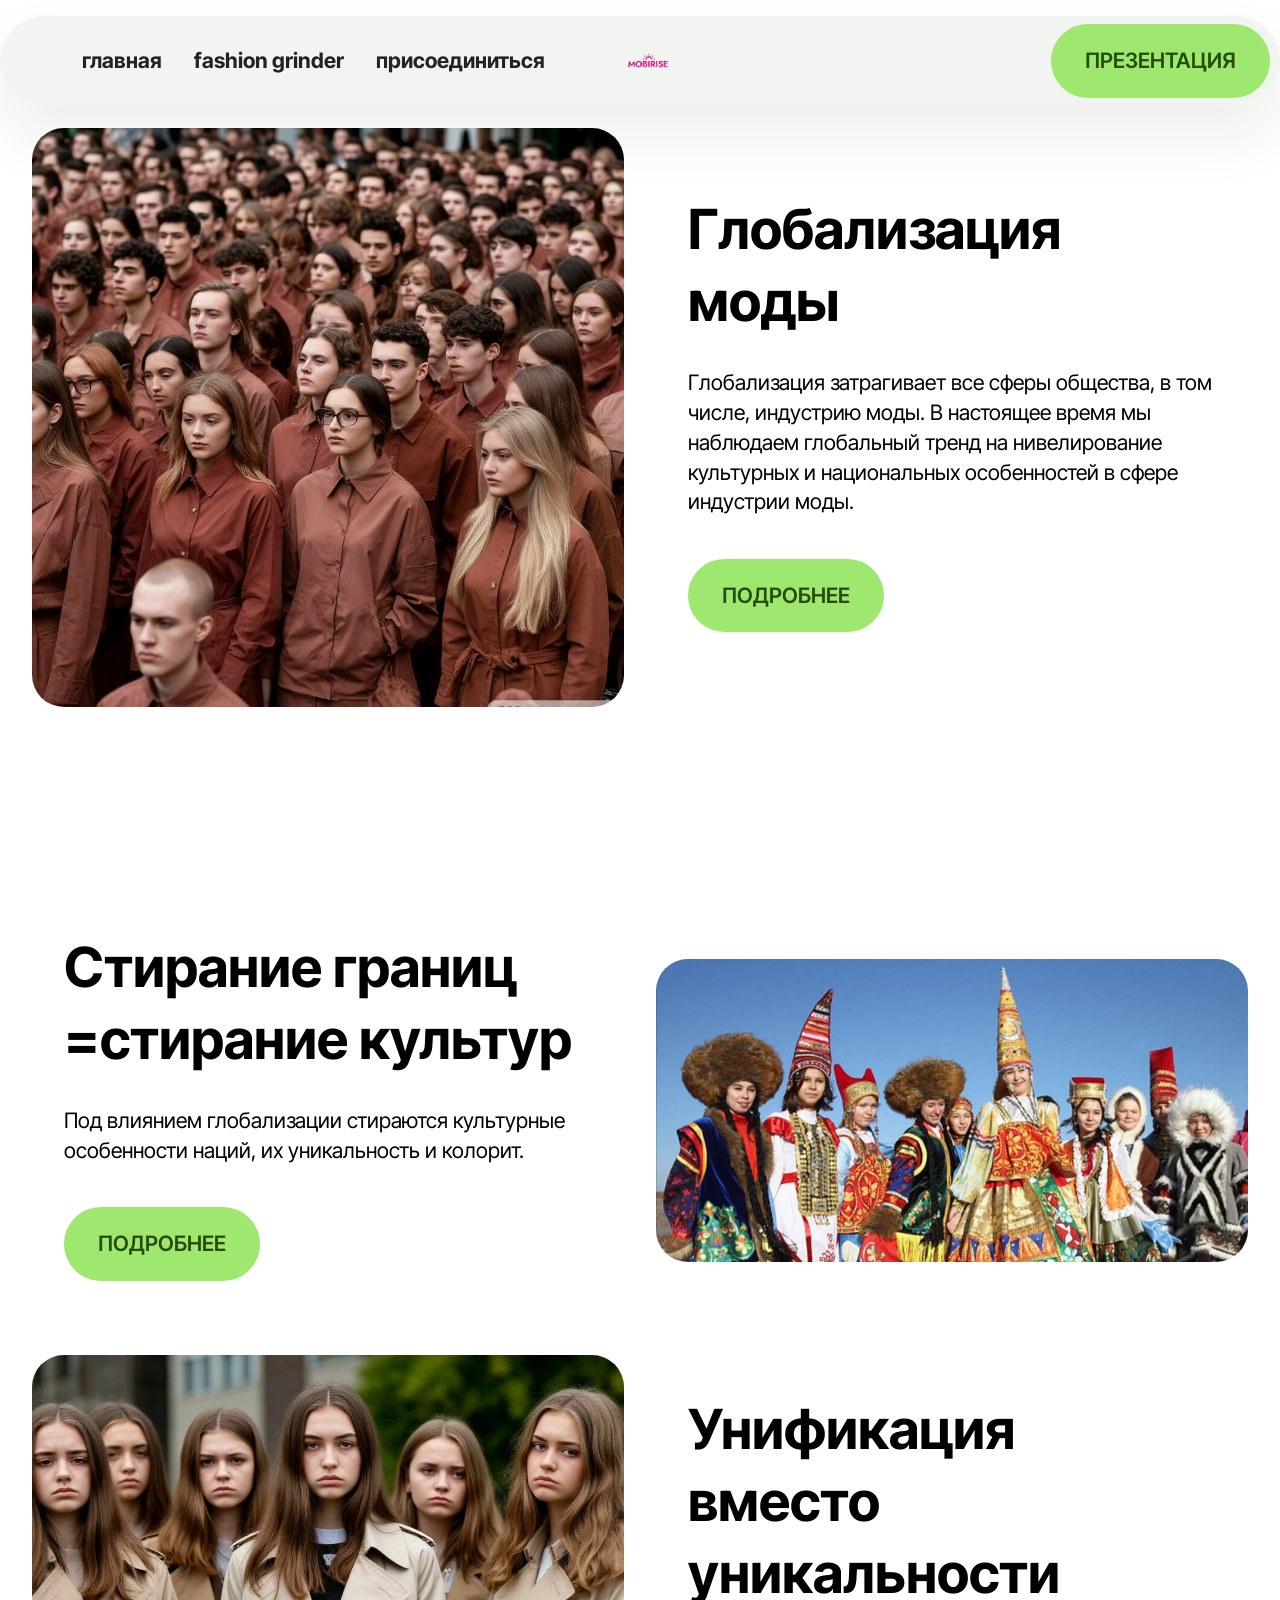
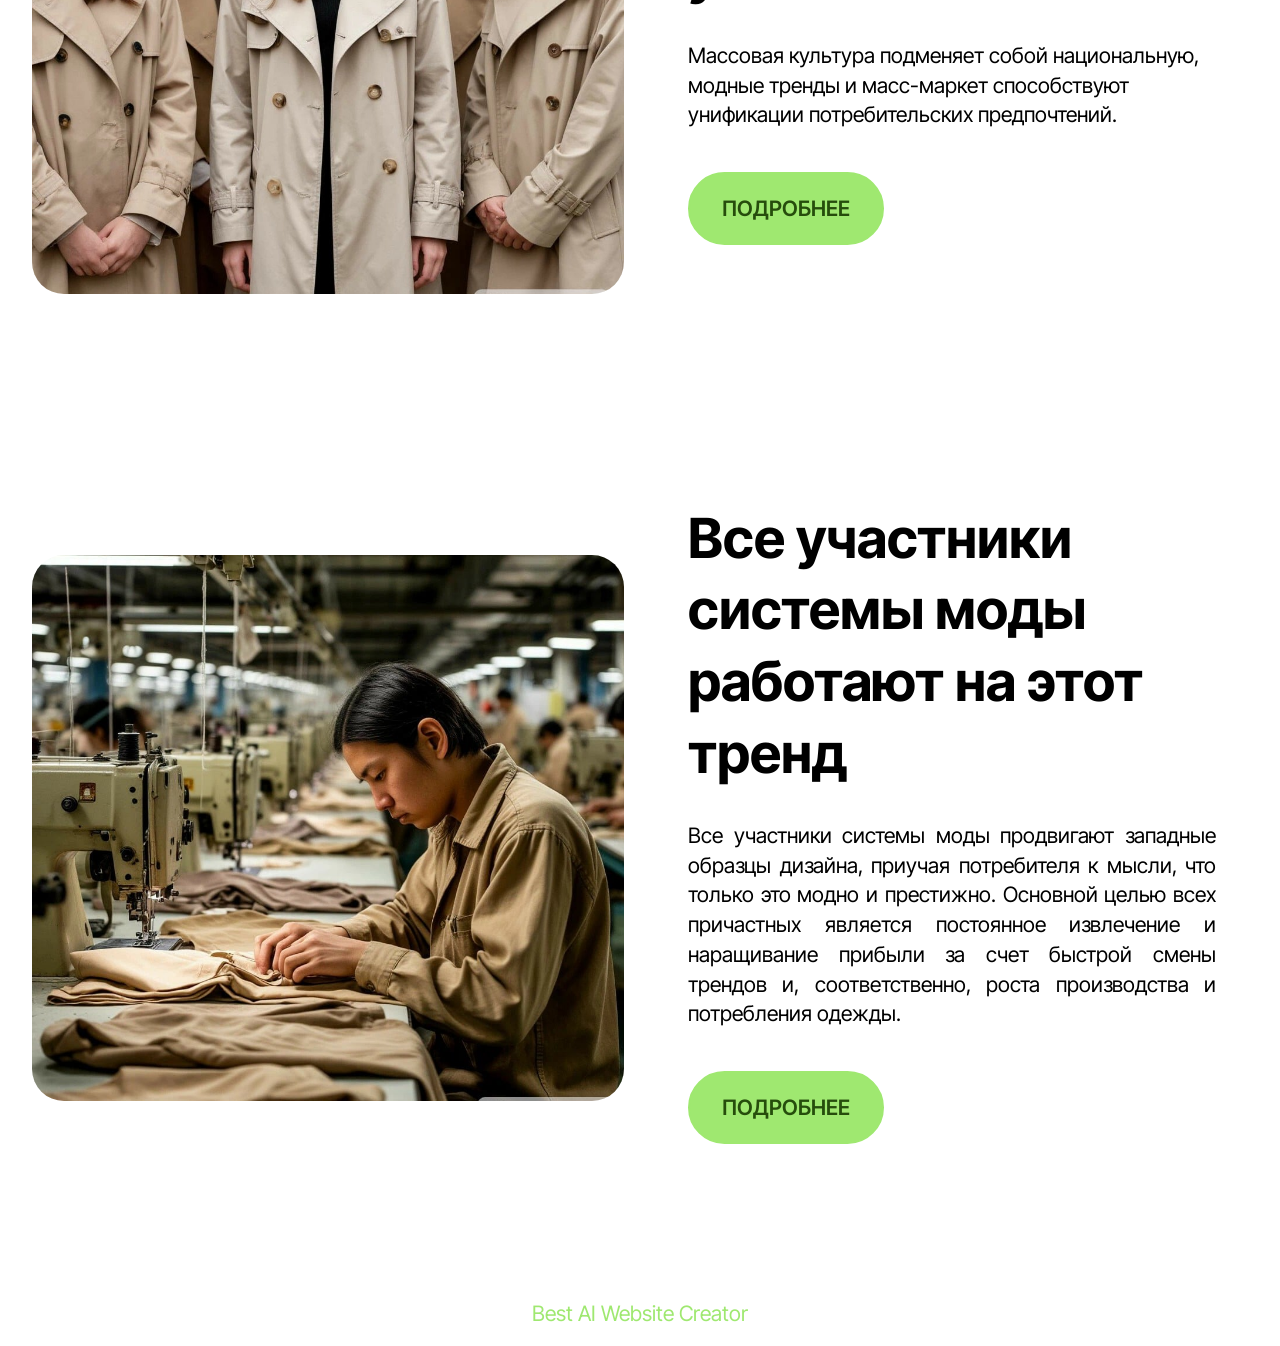
<file: index.html>
<!DOCTYPE html>
<html  >
<head>
  <!-- Site made with Mobirise Website Builder v6.1.9, https://mobirise.com -->
  <meta charset="UTF-8">
  <meta http-equiv="X-UA-Compatible" content="IE=edge">
  <meta name="generator" content="Mobirise v6.1.9, mobirise.com">
  <meta name="viewport" content="width=device-width, initial-scale=1, minimum-scale=1">
  <link rel="shortcut icon" href="assets/images/logo2.png" type="image/x-icon">
  <meta name="description" content="">
  
  
  <title>Home</title>
  <link rel="stylesheet" href="assets/web/assets/mobirise-icons2/mobirise2.css">
  <link rel="stylesheet" href="assets/bootstrap/css/bootstrap.min.css">
  <link rel="stylesheet" href="assets/dropdown/css/style.css">
  <link rel="stylesheet" href="assets/theme/css/style.css">
  <link rel="preload" href="https://fonts.googleapis.com/css?family=Inter+Tight:100,200,300,400,500,600,700,800,900,100i,200i,300i,400i,500i,600i,700i,800i,900i&display=swap" as="style" onload="this.onload=null;this.rel='stylesheet'">
  <noscript><link rel="stylesheet" href="https://fonts.googleapis.com/css?family=Inter+Tight:100,200,300,400,500,600,700,800,900,100i,200i,300i,400i,500i,600i,700i,800i,900i&display=swap"></noscript>
  <link rel="preload" as="style" href="assets/mobirise/css/mbr-additional.css?v=T1wfl6"><link rel="stylesheet" href="assets/mobirise/css/mbr-additional.css?v=T1wfl6" type="text/css">

  
  
  
</head>
<body>
  
  <section data-bs-version="5.1" class="menu menu3 cid-v1hyZTSHYm" once="menu" id="menu03-0">
	

	<nav class="navbar navbar-dropdown navbar-fixed-top navbar-expand-lg">
		<div class="container">
			<div class="navbar-brand">
				<span class="navbar-logo">
					<a href="https://mobiri.se">
						<img src="assets/images/logo2.png" alt="Mobirise Website Builder" style="height: 1rem;">
					</a>
				</span>
				
			</div>
			<button class="navbar-toggler" type="button" data-toggle="collapse" data-bs-toggle="collapse" data-target="#navbarSupportedContent" data-bs-target="#navbarSupportedContent" aria-controls="navbarNavAltMarkup" aria-expanded="false" aria-label="Toggle navigation">
				<div class="hamburger">
					<span></span>
					<span></span>
					<span></span>
					<span></span>
				</div>
			</button>
			<div class="collapse navbar-collapse" id="navbarSupportedContent">
				<ul class="navbar-nav nav-dropdown" data-app-modern-menu="true"><li class="nav-item"><a class="nav-link link text-black show text-primary display-4" href="page2.html"><strong></strong></a></li><li class="nav-item"><a class="nav-link link text-black text-primary display-4" href="index.html"><strong>главная</strong><br><br><strong><br></strong></a></li><li class="nav-item"><a class="nav-link link text-black text-primary display-4" href="page.html"><strong>fashion grinder</strong><br><br><strong><br></strong></a></li><li class="nav-item">
						<a class="nav-link link text-black text-primary display-4" href="page2.html"><strong>присоединиться</strong><br><br><strong><br></strong></a>
					</li></ul>
				
				<div class="navbar-buttons mbr-section-btn"><a class="btn btn-primary display-4" href="assets/files/-.pdf">ПРЕЗЕНТАЦИЯ</a></div>
			</div>
		</div>
	</nav>
</section>

<section data-bs-version="5.1" class="start article2 cid-v2vwGEJlnk" id="article02-m">
	

	
	

	<div class="container">
		<div class="row justify-content-center">
			<div class="col-12 col-md-12 col-lg-6 image-wrapper">
				<img class="w-100" src="assets/images/generated-image-fbc206bfb6fc11f0bb1e92d2cb9c41e8-979x957.jpg" alt="Mobirise Website Builder">
			</div>
			<div class="col-12 col-md-12 col-lg">
				<div class="text-wrapper align-left">
					<h1 class="mbr-section-title mbr-fonts-style mb-4 display-2"><strong>Глобализация&nbsp; моды</strong></h1>
					<p class="mbr-text align-left mbr-fonts-style mb-4 display-7">
					Глобализация затрагивает все сферы общества, в том числе, индустрию моды. В настоящее время мы наблюдаем глобальный тренд на нивелирование культурных и национальных особенностей в сфере индустрии моды.</p>
					<div class="mbr-section-btn align-left mt-3"><a class="btn btn-primary display-7" href="page.html">ПОДРОБНЕЕ</a></div>
				</div>
			</div>
		</div>
	</div>
</section>

<section data-bs-version="5.1" class="features38 cid-v1hQ3nsf3K" id="features038-g">
    

    
    

    <div class="container">
        <div class="row justify-content-center">
            <div class="col-12 col-md-12 col-lg">
                <div class="text-wrapper align-left">
                    <h1 class="mbr-section-title mbr-fonts-style mb-4 display-2"><strong>Стирание границ</strong><br><strong>=стирание культур</strong></h1>
                    <p class="mbr-text align-left mbr-fonts-style mb-4 display-7">
                        Под влиянием глобализации стираются культурные особенности наций, их уникальность и колорит.</p>
                    <div class="mbr-section-btn align-left mt-3"><a class="btn btn-primary display-7" href="page.html">ПОДРОБНЕЕ</a></div>
                </div>
            </div>
            <div class="col-12 col-md-12 col-lg-6 image-wrapper">
                <img class="w-100" src="assets/images/img-20250917-144203-781x399.jpg" alt="Mobirise Website Builder">
            </div>
        </div>
        <div class="row row-reverse justify-content-center">

            <div class="col-12 col-md-12 col-lg">
                <div class="text-wrapper align-left">
                    <h1 class="mbr-section-title mbr-fonts-style mb-4 display-2"><strong>Унификация вместо уникальности</strong></h1>
                    <p class="mbr-text align-left mbr-fonts-style mb-4 display-7">Массовая культура подменяет собой национальную, модные тренды и масс-маркет способствуют унификации потребительских предпочтений.
                    </p>
                    <div class="mbr-section-btn align-left mt-3"><a class="btn btn-primary display-7" href="page.html">ПОДРОБНЕЕ</a></div>
                </div>
            </div>
            <div class="col-12 col-md-12 col-lg-6 image-wrapper">
                <img class="w-100" src="assets/images/generated-image-71543196b87811f0a8077644ca336b07-1024x1024.jpeg" alt="Mobirise Website Builder">
            </div>
        </div>
        
    </div>
</section>

<section data-bs-version="5.1" class="start article2 cid-v1hP7IGQwL" id="article02-f">
	

	
	

	<div class="container">
		<div class="row justify-content-center">
			<div class="col-12 col-md-12 col-lg-6 image-wrapper">
				<img class="w-100" src="assets/images/generated-image-8b942b4fb87911f0a92feeba09ae9e87-1024x1024.jpeg" alt="Mobirise Website Builder">
			</div>
			<div class="col-12 col-md-12 col-lg">
				<div class="text-wrapper align-left">
					<h1 class="mbr-section-title mbr-fonts-style mb-4 display-2"><strong>Все участники системы моды работают на этот тренд</strong></h1>
					<p class="mbr-text align-left mbr-fonts-style mb-4 display-7">Все участники системы моды продвигают западные образцы дизайна, приучая потребителя к мысли, что только это модно и престижно. Основной целью всех причастных является постоянное извлечение и наращивание прибыли за счет быстрой смены трендов и, соответственно, роста производства и потребления одежды.&nbsp;<br></p>
					<div class="mbr-section-btn align-left mt-3"><a class="btn btn-primary display-7" href="page.html">ПОДРОБНЕЕ</a></div>
				</div>
			</div>
		</div>
	</div>
</section><section class="display-7" style="padding: 0;align-items: center;justify-content: center;flex-wrap: wrap;    align-content: center;display: flex;position: relative;height: 4rem;"><a href="https://mobiri.se/" style="flex: 1 1;height: 4rem;position: absolute;width: 100%;z-index: 1;"><img alt="" style="height: 4rem;" src="[data-uri]"></a><p style="margin: 0;text-align: center;" class="display-7">&#8204;</p><a style="z-index:1" href="https://mobirise.com/builder/ai-website-creator.html">Best AI Website Creator</a></section><script src="assets/bootstrap/js/bootstrap.bundle.min.js"></script>  <script src="assets/smoothscroll/smooth-scroll.js"></script>  <script src="assets/ytplayer/index.js"></script>  <script src="assets/dropdown/js/navbar-dropdown.js"></script>  <script src="assets/theme/js/script.js"></script>  
  
  
</body>
</html>
</file>
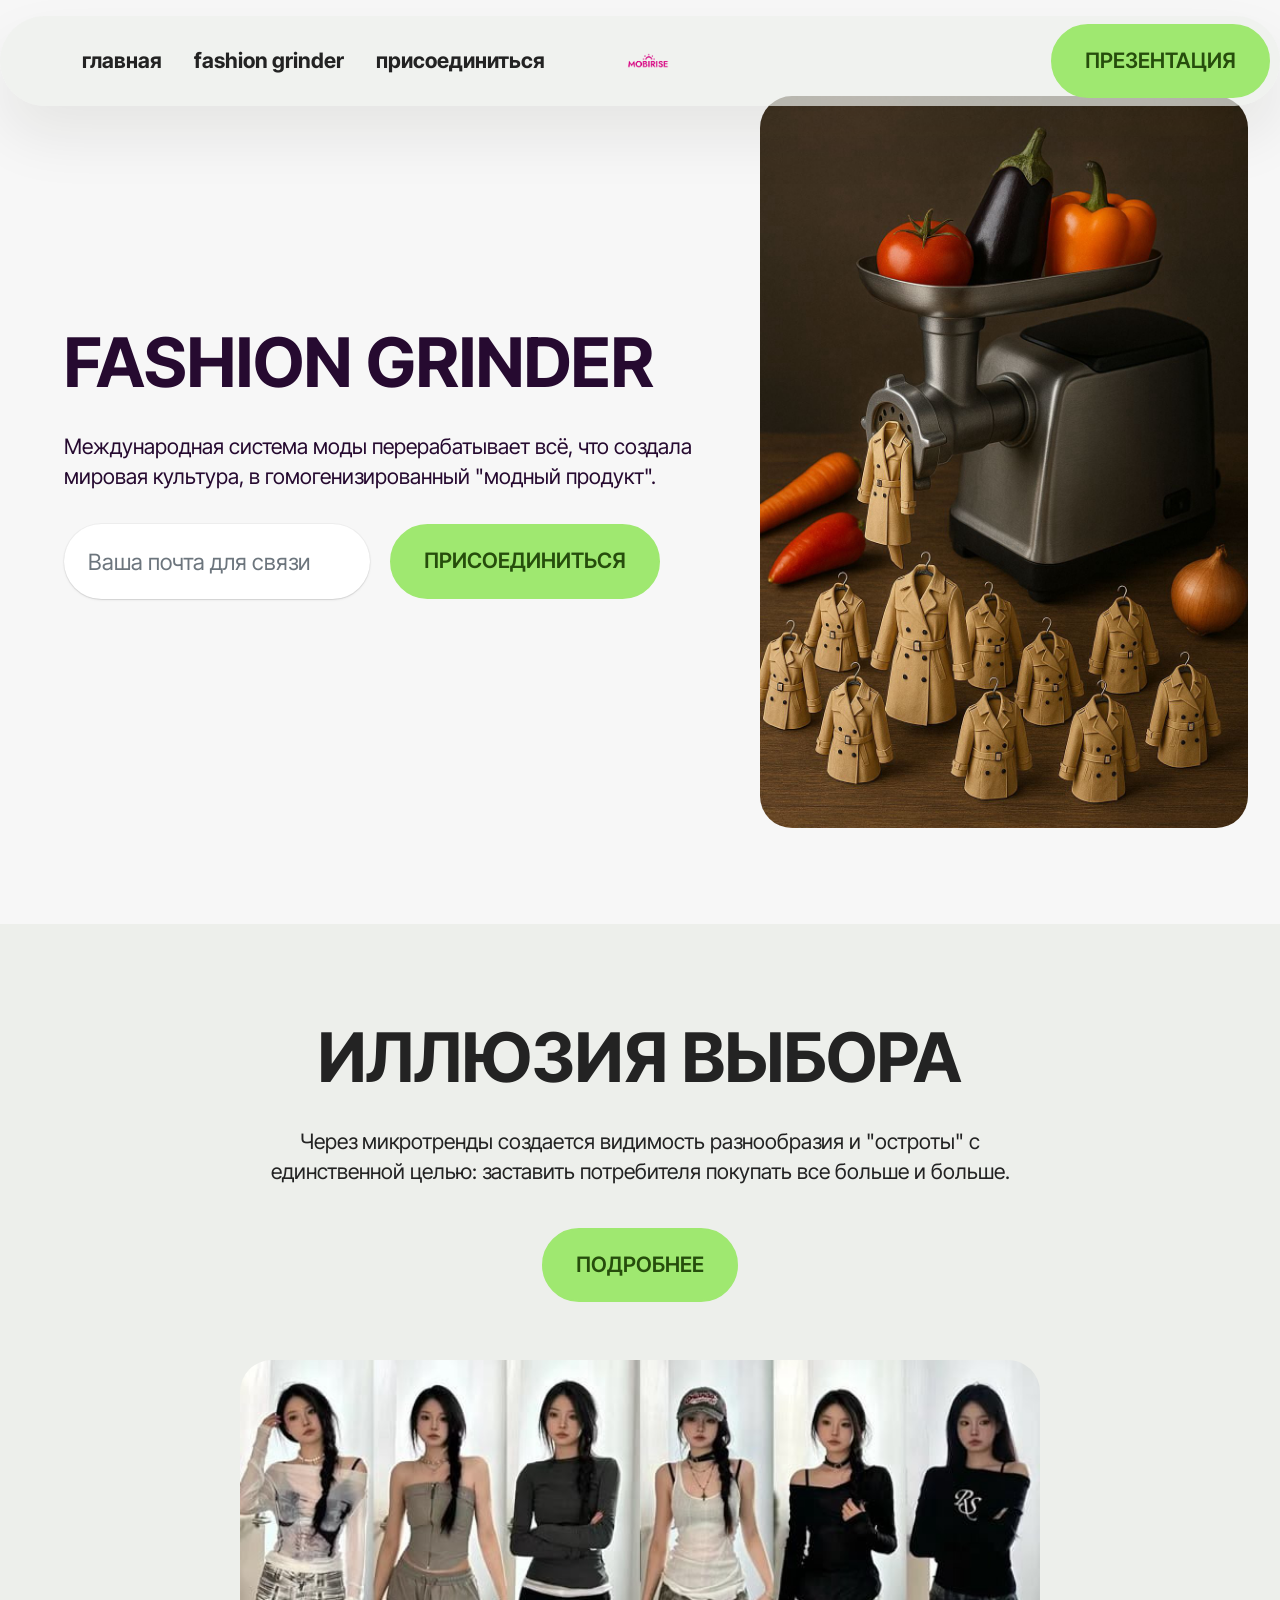
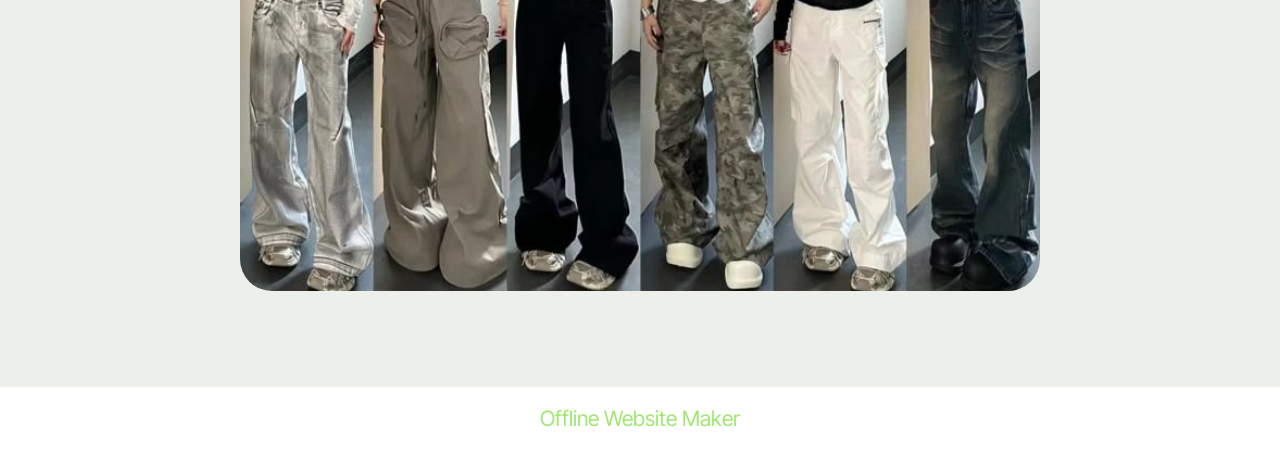
<file: page.html>
<!DOCTYPE html>
<html  >
<head>
  <!-- Site made with Mobirise Website Builder v6.1.9, https://mobirise.com -->
  <meta charset="UTF-8">
  <meta http-equiv="X-UA-Compatible" content="IE=edge">
  <meta name="generator" content="Mobirise v6.1.9, mobirise.com">
  <meta name="viewport" content="width=device-width, initial-scale=1, minimum-scale=1">
  <link rel="shortcut icon" href="assets/images/logo2.png" type="image/x-icon">
  <meta name="description" content="">
  
  
  <title>Page 1</title>
  <link rel="stylesheet" href="assets/web/assets/mobirise-icons2/mobirise2.css">
  <link rel="stylesheet" href="assets/bootstrap/css/bootstrap.min.css">
  <link rel="stylesheet" href="assets/dropdown/css/style.css">
  <link rel="stylesheet" href="assets/theme/css/style.css">
  <link rel="preload" href="https://fonts.googleapis.com/css?family=Inter+Tight:100,200,300,400,500,600,700,800,900,100i,200i,300i,400i,500i,600i,700i,800i,900i&display=swap" as="style" onload="this.onload=null;this.rel='stylesheet'">
  <noscript><link rel="stylesheet" href="https://fonts.googleapis.com/css?family=Inter+Tight:100,200,300,400,500,600,700,800,900,100i,200i,300i,400i,500i,600i,700i,800i,900i&display=swap"></noscript>
  <link rel="preload" as="style" href="assets/mobirise/css/mbr-additional.css?v=58AVJW"><link rel="stylesheet" href="assets/mobirise/css/mbr-additional.css?v=58AVJW" type="text/css">

  
  
  
</head>
<body>
  
  <section data-bs-version="5.1" class="menu menu3 cid-v1hyZTSHYm" once="menu" id="menu03-b">
	

	<nav class="navbar navbar-dropdown navbar-fixed-top navbar-expand-lg">
		<div class="container">
			<div class="navbar-brand">
				<span class="navbar-logo">
					<a href="https://mobiri.se">
						<img src="assets/images/logo2.png" alt="Mobirise Website Builder" style="height: 1rem;">
					</a>
				</span>
				
			</div>
			<button class="navbar-toggler" type="button" data-toggle="collapse" data-bs-toggle="collapse" data-target="#navbarSupportedContent" data-bs-target="#navbarSupportedContent" aria-controls="navbarNavAltMarkup" aria-expanded="false" aria-label="Toggle navigation">
				<div class="hamburger">
					<span></span>
					<span></span>
					<span></span>
					<span></span>
				</div>
			</button>
			<div class="collapse navbar-collapse" id="navbarSupportedContent">
				<ul class="navbar-nav nav-dropdown" data-app-modern-menu="true"><li class="nav-item"><a class="nav-link link text-black show text-primary display-4" href="page2.html"><strong></strong></a></li><li class="nav-item"><a class="nav-link link text-black text-primary display-4" href="index.html"><strong>главная</strong><br><br><strong><br></strong></a></li><li class="nav-item"><a class="nav-link link text-black text-primary display-4" href="page.html"><strong>fashion grinder</strong><br><br><strong><br></strong></a></li><li class="nav-item">
						<a class="nav-link link text-black text-primary display-4" href="page2.html"><strong>присоединиться</strong><br><br><strong><br></strong></a>
					</li></ul>
				
				<div class="navbar-buttons mbr-section-btn"><a class="btn btn-primary display-4" href="assets/files/-.pdf">ПРЕЗЕНТАЦИЯ</a></div>
			</div>
		</div>
	</nav>
</section>

<section data-bs-version="5.1" class="header8 cid-v2vBjK3rgK" id="header08-o">
	

	

	<div class="container">
		<div class="row content-wrapper justify-content-center">
			<div class="col-lg-7 mbr-form">
				<div class="text-wrapper align-left" data-form-type="formoid">
					<form action="https://mobirise.eu/" method="POST" class="mbr-form form-with-styler" data-form-title="Form Name"><input type="hidden" name="email" data-form-email="true" value="GdQq/+LbP6oV1pQMuFCZfKljJXEbKbDx46JphPDnL1BNseFyuTtpAyXLls8Ia/t2eX3hFMfLAd4vr7F86jRLzzZA9tx6yui8kbMHRu99ApjJv8KgsNlGHnn/Fg+zgG5R">
						<div class="dragArea row">
							<div class="col-lg-12 col-md-12 col-sm-12">
								<h1 class="mbr-section-title mbr-fonts-style mb-4 display-1"><strong>FASHION GRINDER</strong></h1>
							</div>
							<div class="col-lg-12 col-md-12 col-sm-12">
								<p class="mbr-text mbr-fonts-style mb-4 display-7">
									Международная система моды перерабатывает всё, что создала мировая культура, в гомогенизированный "модный продукт". 
								</p>
							</div>
							<div data-for="email" class="col-lg-6 col-md-6 col-sm-12">
								<input type="email" name="email" data-form-field="email" class="form-control display-7" value="" placeholder="Ваша почта для связи" id="email-header08-o">
							</div>
							<div class="col-auto mbr-section-btn"><button type="submit" class="w-100 btn btn-primary display-7">ПРИСОЕДИНИТЬСЯ</button></div>
							<div class="row">
								<div hidden="hidden" data-form-alert="" class="alert alert-success col-12">Спасибо за ваш интерес к теме!</div>
								<div hidden="hidden" data-form-alert-danger="" class="alert alert-danger col-12">
									Oops...! some problem!
								</div>
							</div>
						</div>
					</form>
				</div>
			</div>
			<div class="col-lg-5 col-12">
				<div class="image-wrapper">
					<img class="w-100" src="assets/images/img-20251021-wa0046-1024x1536.jpg" alt="Mobirise Website Builder">
				</div>
			</div>
		</div>
	</div>
</section>

<section data-bs-version="5.1" class="header13 cid-v1sQrDxIpj" id="header13-h">
  

  
  

  <div class="align-center container">
    <div class="row justify-content-center">
      <div class="col-md-12 mb-5 content-head">
        <h1 class="mbr-section-title mbr-fonts-style display-1">
          <strong>ИЛЛЮЗИЯ ВЫБОРА</strong></h1>
        <p class="mbr-text mbr-fonts-style mt-4 display-7">Через микротренды создается видимость разнообразия и "остроты" с единственной целью: заставить потребителя покупать все больше и больше.</p>
        <div class="mbr-section-btn mt-4"><a class="btn btn-primary display-7" href="page2.html">ПОДРОБНЕЕ</a></div>
      </div>
    </div>

    <div class="row justify-content-center">
      <div class="col-12 col-md-8">
        <img src="assets/images/88d40c1db92e147ee44e0a88c2fa57bb202-736x982.jpeg" alt="Mobirise Website Builder" title="">
      </div>
    </div>
  </div>
</section><section class="display-7" style="padding: 0;align-items: center;justify-content: center;flex-wrap: wrap;    align-content: center;display: flex;position: relative;height: 4rem;"><a href="https://mobiri.se/" style="flex: 1 1;height: 4rem;position: absolute;width: 100%;z-index: 1;"><img alt="" style="height: 4rem;" src="[data-uri]"></a><p style="margin: 0;text-align: center;" class="display-7">&#8204;</p><a style="z-index:1" href="https://mobirise.com/offline-website-builder.html">Offline Website Maker</a></section><script src="assets/bootstrap/js/bootstrap.bundle.min.js"></script>  <script src="assets/smoothscroll/smooth-scroll.js"></script>  <script src="assets/ytplayer/index.js"></script>  <script src="assets/dropdown/js/navbar-dropdown.js"></script>  <script src="assets/theme/js/script.js"></script>  <script src="assets/formoid/formoid.min.js"></script>  
  
  
</body>
</html>
</file>
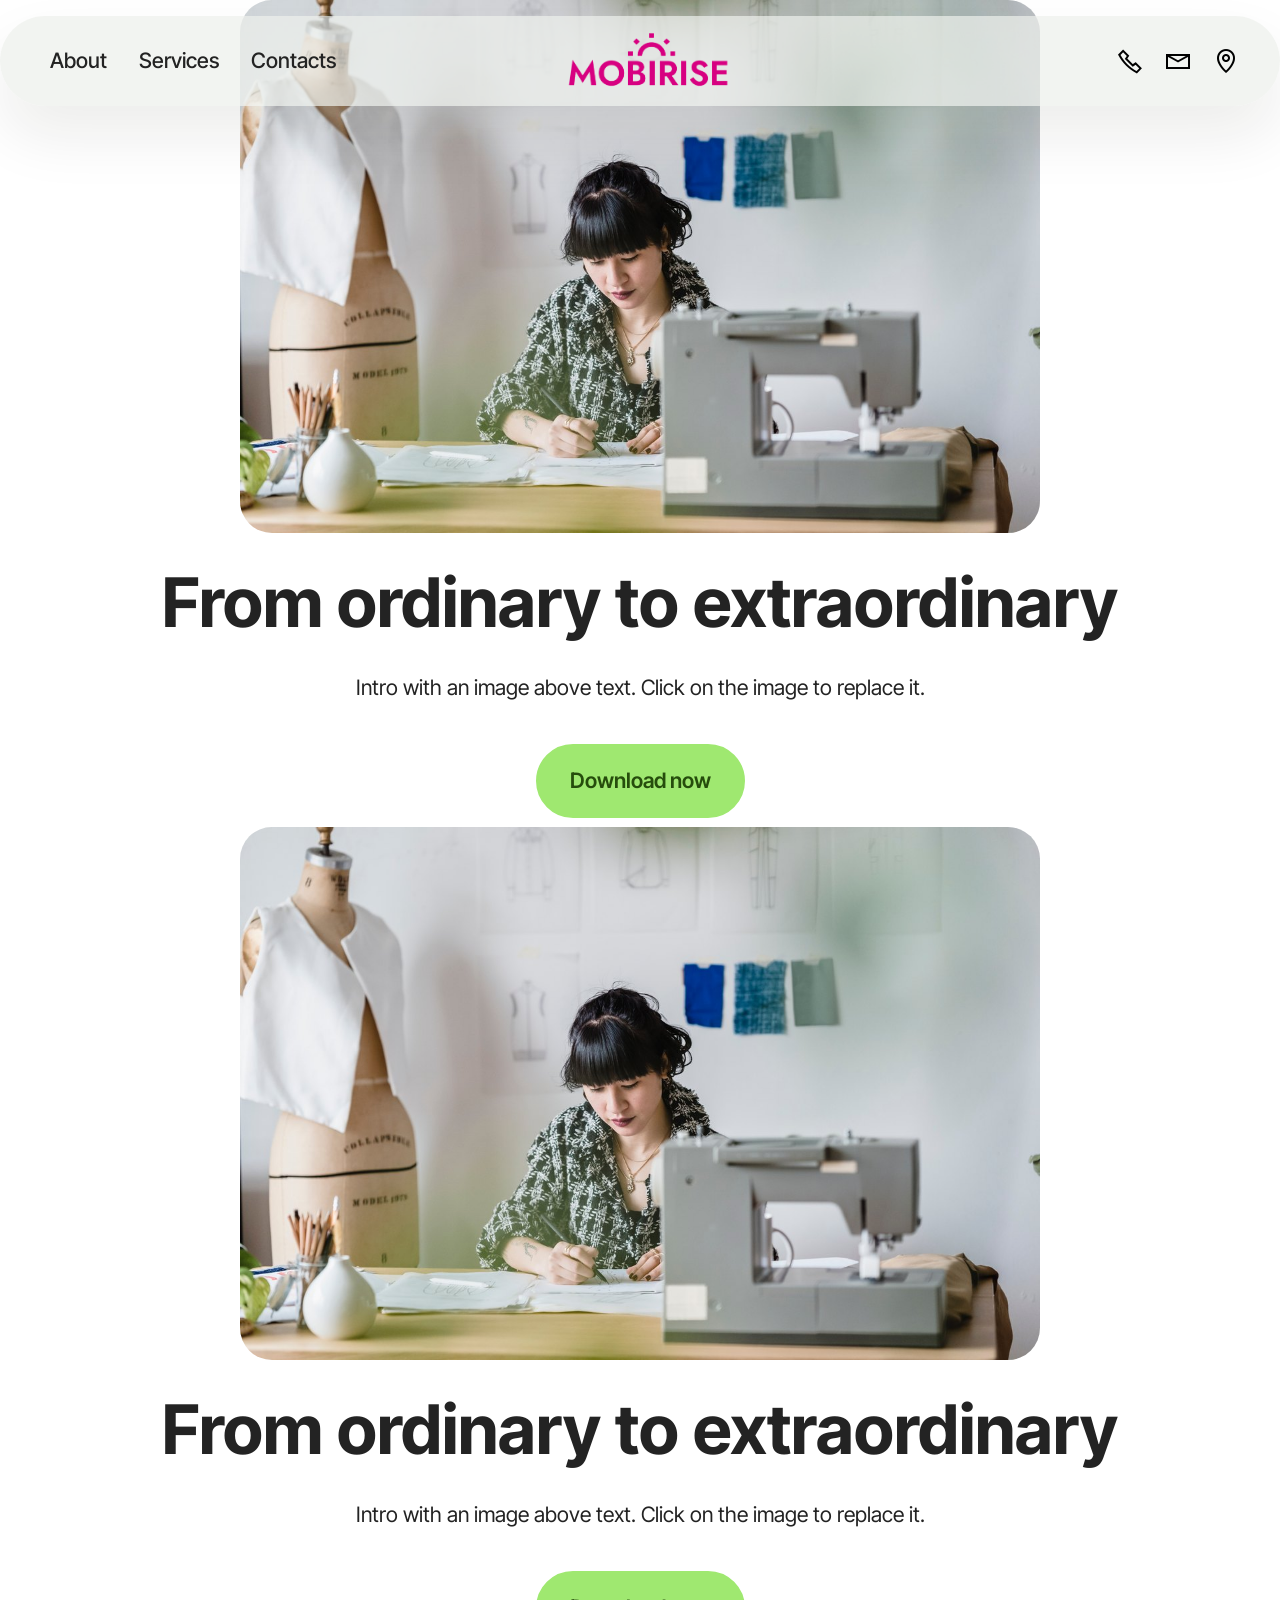
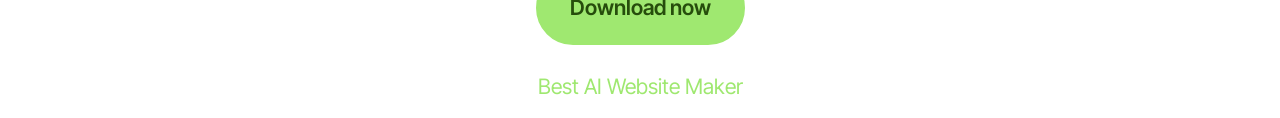
<file: page1.html>
<!DOCTYPE html>
<html  >
<head>
  <!-- Site made with Mobirise Website Builder v6.1.9, https://mobirise.com -->
  <meta charset="UTF-8">
  <meta http-equiv="X-UA-Compatible" content="IE=edge">
  <meta name="generator" content="Mobirise v6.1.9, mobirise.com">
  <meta name="viewport" content="width=device-width, initial-scale=1, minimum-scale=1">
  <link rel="shortcut icon" href="assets/images/logo2.png" type="image/x-icon">
  <meta name="description" content="">
  
  
  <title>Page 1</title>
  <link rel="stylesheet" href="assets/web/assets/mobirise-icons2/mobirise2.css">
  <link rel="stylesheet" href="assets/bootstrap/css/bootstrap.min.css">
  <link rel="stylesheet" href="assets/dropdown/css/style.css">
  <link rel="stylesheet" href="assets/theme/css/style.css">
  <link rel="preload" href="https://fonts.googleapis.com/css?family=Inter+Tight:100,200,300,400,500,600,700,800,900,100i,200i,300i,400i,500i,600i,700i,800i,900i&display=swap" as="style" onload="this.onload=null;this.rel='stylesheet'">
  <noscript><link rel="stylesheet" href="https://fonts.googleapis.com/css?family=Inter+Tight:100,200,300,400,500,600,700,800,900,100i,200i,300i,400i,500i,600i,700i,800i,900i&display=swap"></noscript>
  <link rel="preload" as="style" href="assets/mobirise/css/mbr-additional.css?v=d0g2lY"><link rel="stylesheet" href="assets/mobirise/css/mbr-additional.css?v=d0g2lY" type="text/css">

  
  
  
</head>
<body>
  
  <section data-bs-version="5.1" class="menu menu3 cid-v1hyZTSHYm" once="menu" id="menu03-8">
	

	<nav class="navbar navbar-dropdown navbar-fixed-top navbar-expand-lg">
		<div class="container">
			<div class="navbar-brand">
				<span class="navbar-logo">
					<a href="https://mobiri.se">
						<img src="assets/images/logo2.png" alt="Mobirise Website Builder" style="height: 4rem;">
					</a>
				</span>
				
			</div>
			<button class="navbar-toggler" type="button" data-toggle="collapse" data-bs-toggle="collapse" data-target="#navbarSupportedContent" data-bs-target="#navbarSupportedContent" aria-controls="navbarNavAltMarkup" aria-expanded="false" aria-label="Toggle navigation">
				<div class="hamburger">
					<span></span>
					<span></span>
					<span></span>
					<span></span>
				</div>
			</button>
			<div class="collapse navbar-collapse" id="navbarSupportedContent">
				<ul class="navbar-nav nav-dropdown nav-right" data-app-modern-menu="true"><li class="nav-item">
						<a class="nav-link link text-black display-4" href="https://mobiri.se">About</a>
					</li>
					<li class="nav-item">
						<a class="nav-link link text-black show display-4" href="https://mobiri.se" aria-expanded="false">Services</a>
					</li>
					<li class="nav-item">
						<a class="nav-link link text-black display-4" href="https://mobiri.se">Contacts</a>
					</li></ul>
				<div class="icons-menu">
					<a class="iconfont-wrapper" href="https://mobiri.se">
						<span class="p-2 mbr-iconfont mobi-mbri-phone mobi-mbri"></span>
					</a>
					<a class="iconfont-wrapper" href="https://mobiri.se">
						<span class="p-2 mbr-iconfont mobi-mbri-letter mobi-mbri"></span>
					</a>
					<a class="iconfont-wrapper" href="https://mobiri.se">
						<span class="p-2 mbr-iconfont mobi-mbri-map-pin mobi-mbri"></span>
					</a>
					
				</div>
				
			</div>
		</div>
	</nav>
</section>

<section data-bs-version="5.1" class="header12 cid-v1hEe3DevI" id="header12-9">
  
  

  <div class="text-center container">
    <div class="row mb-4 justify-content-center">
      <div class="col-12 col-md-8">
        <img class="w-100" src="assets/images/6.jpg" alt="Mobirise Website Builder">
      </div>
    </div>
    <div class="row justify-content-center">
      <div class="col-md-12 content-head">
        <h1 class="mbr-section-title mbr-fonts-style mb-4 display-1">
          <strong>From ordinary to extraordinary</strong>
        </h1>
        <p class="mbr-text mbr-fonts-style mb-4 display-7">
          Intro with an image above text. Click on the image to replace it.
        </p>
        <div class="mbr-section-btn mt-4">
          <a class="btn btn-primary display-7" href="https://mobiri.se">Download now</a>
        </div>
      </div>
    </div>
  </div>
</section>

<section data-bs-version="5.1" class="header12 cid-v1hEehKSSj" id="header12-a">
  
  

  <div class="text-center container">
    <div class="row mb-4 justify-content-center">
      <div class="col-12 col-md-8">
        <img class="w-100" src="assets/images/6.jpg" alt="Mobirise Website Builder">
      </div>
    </div>
    <div class="row justify-content-center">
      <div class="col-md-12 content-head">
        <h1 class="mbr-section-title mbr-fonts-style mb-4 display-1">
          <strong>From ordinary to extraordinary</strong>
        </h1>
        <p class="mbr-text mbr-fonts-style mb-4 display-7">
          Intro with an image above text. Click on the image to replace it.
        </p>
        <div class="mbr-section-btn mt-4">
          <a class="btn btn-primary display-7" href="https://mobiri.se">Download now</a>
        </div>
      </div>
    </div>
  </div>
</section><section class="display-7" style="padding: 0;align-items: center;justify-content: center;flex-wrap: wrap;    align-content: center;display: flex;position: relative;height: 4rem;"><a href="https://mobiri.se/" style="flex: 1 1;height: 4rem;position: absolute;width: 100%;z-index: 1;"><img alt="" style="height: 4rem;" src="[data-uri]"></a><p style="margin: 0;text-align: center;" class="display-7">&#8204;</p><a style="z-index:1" href="https://mobirise.com/builder/ai-website-maker.html">Best AI Website Maker</a></section><script src="assets/bootstrap/js/bootstrap.bundle.min.js"></script>  <script src="assets/smoothscroll/smooth-scroll.js"></script>  <script src="assets/ytplayer/index.js"></script>  <script src="assets/dropdown/js/navbar-dropdown.js"></script>  <script src="assets/theme/js/script.js"></script>  
  
  
</body>
</html>
</file>
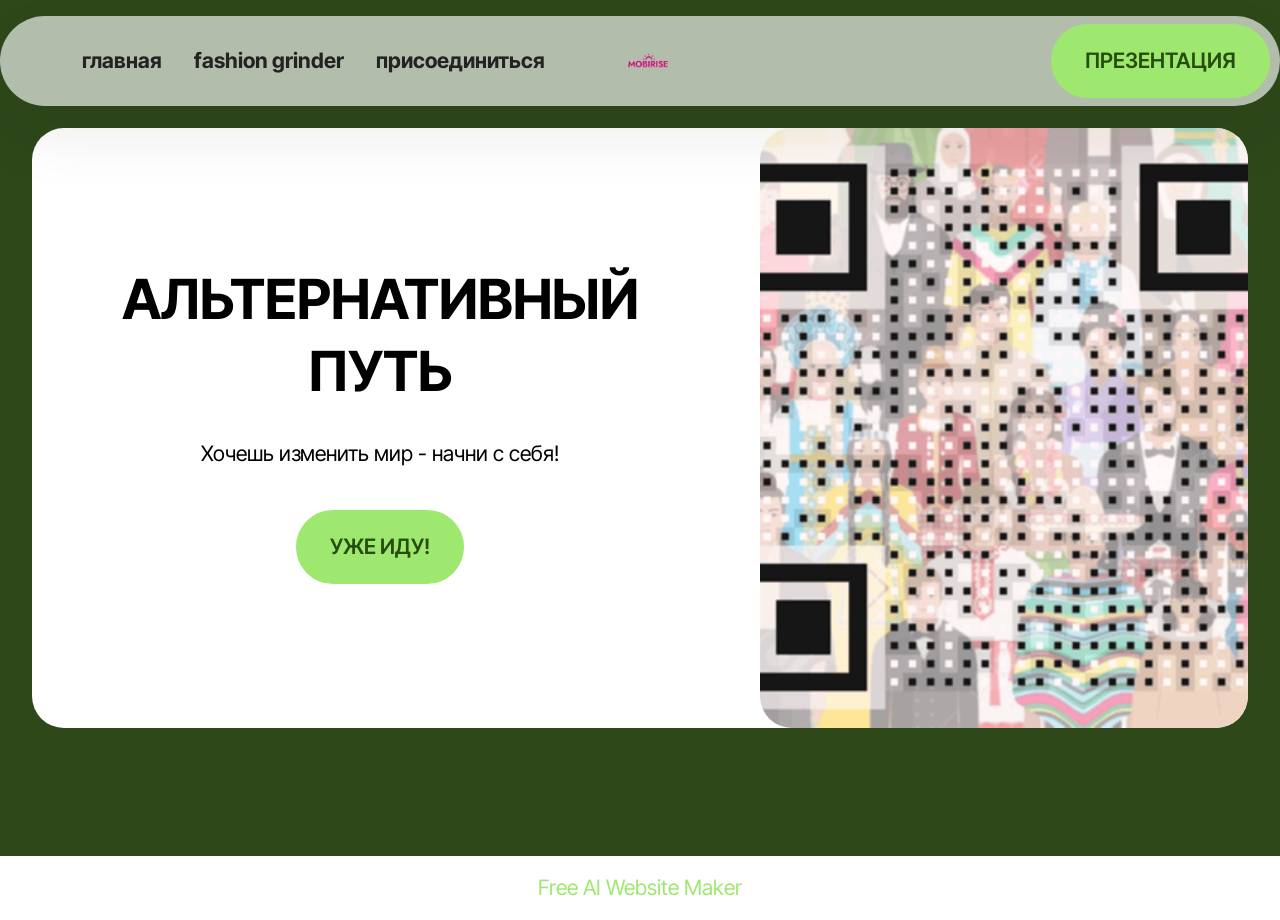
<file: page2.html>
<!DOCTYPE html>
<html  >
<head>
  <!-- Site made with Mobirise Website Builder v6.1.9, https://mobirise.com -->
  <meta charset="UTF-8">
  <meta http-equiv="X-UA-Compatible" content="IE=edge">
  <meta name="generator" content="Mobirise v6.1.9, mobirise.com">
  <meta name="viewport" content="width=device-width, initial-scale=1, minimum-scale=1">
  <link rel="shortcut icon" href="assets/images/logo2.png" type="image/x-icon">
  <meta name="description" content="">
  
  
  <title>Page 2</title>
  <link rel="stylesheet" href="assets/web/assets/mobirise-icons2/mobirise2.css">
  <link rel="stylesheet" href="assets/bootstrap/css/bootstrap.min.css">
  <link rel="stylesheet" href="assets/dropdown/css/style.css">
  <link rel="stylesheet" href="assets/theme/css/style.css">
  <link rel="preload" href="https://fonts.googleapis.com/css?family=Inter+Tight:100,200,300,400,500,600,700,800,900,100i,200i,300i,400i,500i,600i,700i,800i,900i&display=swap" as="style" onload="this.onload=null;this.rel='stylesheet'">
  <noscript><link rel="stylesheet" href="https://fonts.googleapis.com/css?family=Inter+Tight:100,200,300,400,500,600,700,800,900,100i,200i,300i,400i,500i,600i,700i,800i,900i&display=swap"></noscript>
  <link rel="preload" as="style" href="assets/mobirise/css/mbr-additional.css?v=eJL7Ey"><link rel="stylesheet" href="assets/mobirise/css/mbr-additional.css?v=eJL7Ey" type="text/css">

  
  
  
</head>
<body>
  
  <section data-bs-version="5.1" class="menu menu3 cid-v1hyZTSHYm" once="menu" id="menu03-8">
	

	<nav class="navbar navbar-dropdown navbar-fixed-top navbar-expand-lg">
		<div class="container">
			<div class="navbar-brand">
				<span class="navbar-logo">
					<a href="https://mobiri.se">
						<img src="assets/images/logo2.png" alt="Mobirise Website Builder" style="height: 1rem;">
					</a>
				</span>
				
			</div>
			<button class="navbar-toggler" type="button" data-toggle="collapse" data-bs-toggle="collapse" data-target="#navbarSupportedContent" data-bs-target="#navbarSupportedContent" aria-controls="navbarNavAltMarkup" aria-expanded="false" aria-label="Toggle navigation">
				<div class="hamburger">
					<span></span>
					<span></span>
					<span></span>
					<span></span>
				</div>
			</button>
			<div class="collapse navbar-collapse" id="navbarSupportedContent">
				<ul class="navbar-nav nav-dropdown" data-app-modern-menu="true"><li class="nav-item"><a class="nav-link link text-black show text-primary display-4" href="page2.html"><strong></strong></a></li><li class="nav-item"><a class="nav-link link text-black text-primary display-4" href="index.html"><strong>главная</strong><br><br><strong><br></strong></a></li><li class="nav-item"><a class="nav-link link text-black text-primary display-4" href="page.html"><strong>fashion grinder</strong><br><br><strong><br></strong></a></li><li class="nav-item">
						<a class="nav-link link text-black text-primary display-4" href="page2.html"><strong>присоединиться</strong><br><br><strong><br></strong></a>
					</li></ul>
				
				<div class="navbar-buttons mbr-section-btn"><a class="btn btn-primary display-4" href="assets/files/-.pdf">ПРЕЗЕНТАЦИЯ</a></div>
			</div>
		</div>
	</nav>
</section>

<section data-bs-version="5.1" class="start article05 cid-v1Ex2kD1Tt" id="article05-j">
  

  
  

  <div class="container">
    <div class="row justify-content-center align-items-center">
      <div class="col-12">
        <div class="card-wrapper">
          <div class="row">
            <div class="col-12 col-md-12 col-lg-5 image-wrapper">
              <img class="w-100" src="assets/images/d0bad0bed0b4-475x475.png" alt="Mobirise Website Builder">
            </div>
            <div class="col-12 col-lg col-md-12">
              <div class="text-wrapper align-left">
                <h1 class="mbr-section-title mbr-fonts-style mb-4 display-2"><strong>АЛЬТЕРНАТИВНЫЙ ПУТЬ</strong></h1>
                <p class="mbr-text mbr-fonts-style mb-4 display-7">
                  Хочешь изменить мир - начни с себя!<br>
                </p>
                <div class="mbr-section-btn mt-3"><a class="btn btn-lg btn-primary display-7" href="https://usaaa.ru">УЖЕ ИДУ!</a></div>
              </div>
            </div>
          </div>
        </div>
      </div>
    </div>
  </div>
</section><section class="display-7" style="padding: 0;align-items: center;justify-content: center;flex-wrap: wrap;    align-content: center;display: flex;position: relative;height: 4rem;"><a href="https://mobiri.se/" style="flex: 1 1;height: 4rem;position: absolute;width: 100%;z-index: 1;"><img alt="" style="height: 4rem;" src="[data-uri]"></a><p style="margin: 0;text-align: center;" class="display-7">&#8204;</p><a style="z-index:1" href="https://mobirise.com/builder/ai-website-maker.html">Free AI Website Maker</a></section><script src="assets/bootstrap/js/bootstrap.bundle.min.js"></script>  <script src="assets/smoothscroll/smooth-scroll.js"></script>  <script src="assets/ytplayer/index.js"></script>  <script src="assets/dropdown/js/navbar-dropdown.js"></script>  <script src="assets/theme/js/script.js"></script>  
  
  
</body>
</html>
</file>
<file: assets/web/assets/mobirise-icons2/mobirise2.css>
@font-face {
  font-family: 'Moririse2';
  font-display: swap;
  src:  url('mobirise2.eot?f2bix4');
  src:  url('mobirise2.eot?f2bix4#iefix') format('embedded-opentype'),
    url('mobirise2.woff2?f2bix4') format('woff2'),
    url('mobirise2.woff?f2bix4') format('woff'),
    url('mobirise2.ttf?f2bix4') format('truetype'),
    url('mobirise2.svg?f2bix4#mobirise2') format('svg');
  font-weight: normal;
  font-style: normal;
}

[class^="mobi-"], [class*=" mobi-"] {
  /* use !important to prevent issues with browser extensions that change fonts */
  font-family: 'Moririse2' !important;
  speak: none;
  font-style: normal;
  font-weight: normal;
  font-variant: normal;
  text-transform: none;
  line-height: 1;

  /* Better Font Rendering =========== */
  -webkit-font-smoothing: antialiased;
  -moz-osx-font-smoothing: grayscale;
}

.mobi-mbri-add-submenu:before {
  content: "\e900";
}
.mobi-mbri-alert:before {
  content: "\e901";
}
.mobi-mbri-align-center:before {
  content: "\e902";
}
.mobi-mbri-align-justify:before {
  content: "\e903";
}
.mobi-mbri-align-left:before {
  content: "\e904";
}
.mobi-mbri-align-right:before {
  content: "\e905";
}
.mobi-mbri-android:before {
  content: "\e906";
}
.mobi-mbri-apple:before {
  content: "\e907";
}
.mobi-mbri-arrow-down:before {
  content: "\e908";
}
.mobi-mbri-arrow-next:before {
  content: "\e909";
}
.mobi-mbri-arrow-prev:before {
  content: "\e90a";
}
.mobi-mbri-arrow-up:before {
  content: "\e90b";
}
.mobi-mbri-bold:before {
  content: "\e90c";
}
.mobi-mbri-bookmark:before {
  content: "\e90d";
}
.mobi-mbri-bootstrap:before {
  content: "\e90e";
}
.mobi-mbri-briefcase:before {
  content: "\e90f";
}
.mobi-mbri-browse:before {
  content: "\e910";
}
.mobi-mbri-bulleted-list:before {
  content: "\e911";
}
.mobi-mbri-calendar:before {
  content: "\e912";
}
.mobi-mbri-camera:before {
  content: "\e913";
}
.mobi-mbri-cart-add:before {
  content: "\e914";
}
.mobi-mbri-cart-full:before {
  content: "\e915";
}
.mobi-mbri-cash:before {
  content: "\e916";
}
.mobi-mbri-change-style:before {
  content: "\e917";
}
.mobi-mbri-chat:before {
  content: "\e918";
}
.mobi-mbri-clock:before {
  content: "\e919";
}
.mobi-mbri-close:before {
  content: "\e91a";
}
.mobi-mbri-cloud:before {
  content: "\e91b";
}
.mobi-mbri-code:before {
  content: "\e91c";
}
.mobi-mbri-contact-form:before {
  content: "\e91d";
}
.mobi-mbri-credit-card:before {
  content: "\e91e";
}
.mobi-mbri-cursor-click:before {
  content: "\e91f";
}
.mobi-mbri-cust-feedback:before {
  content: "\e920";
}
.mobi-mbri-database:before {
  content: "\e921";
}
.mobi-mbri-delivery:before {
  content: "\e922";
}
.mobi-mbri-desktop:before {
  content: "\e923";
}
.mobi-mbri-devices:before {
  content: "\e924";
}
.mobi-mbri-down:before {
  content: "\e925";
}
.mobi-mbri-download-2:before {
  content: "\e926";
}
.mobi-mbri-download:before {
  content: "\e927";
}
.mobi-mbri-drag-n-drop-2:before {
  content: "\e928";
}
.mobi-mbri-drag-n-drop:before {
  content: "\e929";
}
.mobi-mbri-edit-2:before {
  content: "\e92a";
}
.mobi-mbri-edit:before {
  content: "\e92b";
}
.mobi-mbri-error:before {
  content: "\e92c";
}
.mobi-mbri-extension:before {
  content: "\e92d";
}
.mobi-mbri-features:before {
  content: "\e92e";
}
.mobi-mbri-file:before {
  content: "\e92f";
}
.mobi-mbri-flag:before {
  content: "\e930";
}
.mobi-mbri-folder:before {
  content: "\e931";
}
.mobi-mbri-gift:before {
  content: "\e932";
}
.mobi-mbri-github:before {
  content: "\e933";
}
.mobi-mbri-globe-2:before {
  content: "\e934";
}
.mobi-mbri-globe:before {
  content: "\e935";
}
.mobi-mbri-growing-chart:before {
  content: "\e936";
}
.mobi-mbri-hearth:before {
  content: "\e937";
}
.mobi-mbri-help:before {
  content: "\e938";
}
.mobi-mbri-home:before {
  content: "\e939";
}
.mobi-mbri-hot-cup:before {
  content: "\e93a";
}
.mobi-mbri-idea:before {
  content: "\e93b";
}
.mobi-mbri-image-gallery:before {
  content: "\e93c";
}
.mobi-mbri-image-slider:before {
  content: "\e93d";
}
.mobi-mbri-info:before {
  content: "\e93e";
}
.mobi-mbri-italic:before {
  content: "\e93f";
}
.mobi-mbri-key:before {
  content: "\e940";
}
.mobi-mbri-laptop:before {
  content: "\e941";
}
.mobi-mbri-layers:before {
  content: "\e942";
}
.mobi-mbri-left-right:before {
  content: "\e943";
}
.mobi-mbri-left:before {
  content: "\e944";
}
.mobi-mbri-letter:before {
  content: "\e945";
}
.mobi-mbri-like:before {
  content: "\e946";
}
.mobi-mbri-link:before {
  content: "\e947";
}
.mobi-mbri-lock:before {
  content: "\e948";
}
.mobi-mbri-login:before {
  content: "\e949";
}
.mobi-mbri-logout:before {
  content: "\e94a";
}
.mobi-mbri-magic-stick:before {
  content: "\e94b";
}
.mobi-mbri-map-pin:before {
  content: "\e94c";
}
.mobi-mbri-menu:before {
  content: "\e94d";
}
.mobi-mbri-mobile-2:before {
  content: "\e94e";
}
.mobi-mbri-mobile-horizontal:before {
  content: "\e94f";
}
.mobi-mbri-mobile:before {
  content: "\e950";
}
.mobi-mbri-mobirise:before {
  content: "\e951";
}
.mobi-mbri-more-horizontal:before {
  content: "\e952";
}
.mobi-mbri-more-vertical:before {
  content: "\e953";
}
.mobi-mbri-music:before {
  content: "\e954";
}
.mobi-mbri-new-file:before {
  content: "\e955";
}
.mobi-mbri-numbered-list:before {
  content: "\e956";
}
.mobi-mbri-opened-folder:before {
  content: "\e957";
}
.mobi-mbri-pages:before {
  content: "\e958";
}
.mobi-mbri-paper-plane:before {
  content: "\e959";
}
.mobi-mbri-paperclip:before {
  content: "\e95a";
}
.mobi-mbri-phone:before {
  content: "\e95b";
}
.mobi-mbri-photo:before {
  content: "\e95c";
}
.mobi-mbri-photos:before {
  content: "\e95d";
}
.mobi-mbri-pin:before {
  content: "\e95e";
}
.mobi-mbri-play:before {
  content: "\e95f";
}
.mobi-mbri-plus:before {
  content: "\e960";
}
.mobi-mbri-preview:before {
  content: "\e961";
}
.mobi-mbri-print:before {
  content: "\e962";
}
.mobi-mbri-protect:before {
  content: "\e963";
}
.mobi-mbri-question:before {
  content: "\e964";
}
.mobi-mbri-quote-left:before {
  content: "\e965";
}
.mobi-mbri-quote-right:before {
  content: "\e966";
}
.mobi-mbri-redo:before {
  content: "\e967";
}
.mobi-mbri-refresh:before {
  content: "\e968";
}
.mobi-mbri-responsive-2:before {
  content: "\e969";
}
.mobi-mbri-responsive:before {
  content: "\e96a";
}
.mobi-mbri-right:before {
  content: "\e96b";
}
.mobi-mbri-rocket:before {
  content: "\e96c";
}
.mobi-mbri-sad-face:before {
  content: "\e96d";
}
.mobi-mbri-sale:before {
  content: "\e96e";
}
.mobi-mbri-save:before {
  content: "\e96f";
}
.mobi-mbri-search:before {
  content: "\e970";
}
.mobi-mbri-setting-2:before {
  content: "\e971";
}
.mobi-mbri-setting-3:before {
  content: "\e972";
}
.mobi-mbri-setting:before {
  content: "\e973";
}
.mobi-mbri-share:before {
  content: "\e974";
}
.mobi-mbri-shopping-bag:before {
  content: "\e975";
}
.mobi-mbri-shopping-basket:before {
  content: "\e976";
}
.mobi-mbri-shopping-cart:before {
  content: "\e977";
}
.mobi-mbri-sites:before {
  content: "\e978";
}
.mobi-mbri-smile-face:before {
  content: "\e979";
}
.mobi-mbri-speed:before {
  content: "\e97a";
}
.mobi-mbri-star:before {
  content: "\e97b";
}
.mobi-mbri-success:before {
  content: "\e97c";
}
.mobi-mbri-sun:before {
  content: "\e97d";
}
.mobi-mbri-sun2:before {
  content: "\e97e";
}
.mobi-mbri-tablet-vertical:before {
  content: "\e97f";
}
.mobi-mbri-tablet:before {
  content: "\e980";
}
.mobi-mbri-target:before {
  content: "\e981";
}
.mobi-mbri-timer:before {
  content: "\e982";
}
.mobi-mbri-to-ftp:before {
  content: "\e983";
}
.mobi-mbri-to-local-drive:before {
  content: "\e984";
}
.mobi-mbri-touch-swipe:before {
  content: "\e985";
}
.mobi-mbri-touch:before {
  content: "\e986";
}
.mobi-mbri-trash:before {
  content: "\e987";
}
.mobi-mbri-underline:before {
  content: "\e988";
}
.mobi-mbri-undo:before {
  content: "\e989";
}
.mobi-mbri-unlink:before {
  content: "\e98a";
}
.mobi-mbri-unlock:before {
  content: "\e98b";
}
.mobi-mbri-up-down:before {
  content: "\e98c";
}
.mobi-mbri-up:before {
  content: "\e98d";
}
.mobi-mbri-update:before {
  content: "\e98e";
}
.mobi-mbri-upload-2:before {
  content: "\e98f";
}
.mobi-mbri-upload:before {
  content: "\e990";
}
.mobi-mbri-user-2:before {
  content: "\e991";
}
.mobi-mbri-user:before {
  content: "\e992";
}
.mobi-mbri-users:before {
  content: "\e993";
}
.mobi-mbri-video-play:before {
  content: "\e994";
}
.mobi-mbri-video:before {
  content: "\e995";
}
.mobi-mbri-watch:before {
  content: "\e996";
}
.mobi-mbri-website-theme-2:before {
  content: "\e997";
}
.mobi-mbri-website-theme:before {
  content: "\e998";
}
.mobi-mbri-wifi:before {
  content: "\e999";
}
.mobi-mbri-windows:before {
  content: "\e99a";
}
.mobi-mbri-zoom-in:before {
  content: "\e99b";
}
.mobi-mbri-zoom-out:before {
  content: "\e99c";
}
</file>
<file: assets/dropdown/css/style.css>
.navbar-dropdown {
  left: 0;
  padding: 0;
  position: absolute;
  right: 0;
  top: 0;
  transition: all 0.45s ease;
  z-index: 1030;
  background: #282828; }
  .navbar-dropdown .navbar-logo {
    margin-right: 0.8rem;
    transition: margin 0.3s ease-in-out;
    vertical-align: middle; }
    .navbar-dropdown .navbar-logo img {
      height: 3.125rem;
      transition: all 0.3s ease-in-out; }
    .navbar-dropdown .navbar-logo.mbr-iconfont {
      font-size: 3.125rem;
      line-height: 3.125rem; }
  .navbar-dropdown .navbar-caption {
    font-weight: 700;
    white-space: normal;
    vertical-align: -4px;
    line-height: 3.125rem !important; }
    .navbar-dropdown .navbar-caption, .navbar-dropdown .navbar-caption:hover {
      color: inherit;
      text-decoration: none; }
  .navbar-dropdown .mbr-iconfont + .navbar-caption {
    vertical-align: -1px; }
  .navbar-dropdown.navbar-fixed-top {
    position: fixed; }
  .navbar-dropdown .navbar-brand span {
    vertical-align: -4px; }
  .navbar-dropdown.bg-color.transparent {
    background: none; }
  .navbar-dropdown.navbar-short .navbar-brand {
    padding: 0.625rem 0; }
    .navbar-dropdown.navbar-short .navbar-brand span {
      vertical-align: -1px; }
  .navbar-dropdown.navbar-short .navbar-caption {
    line-height: 2.375rem !important;
    vertical-align: -2px; }
  .navbar-dropdown.navbar-short .navbar-logo {
    margin-right: 0.5rem; }
    .navbar-dropdown.navbar-short .navbar-logo img {
      height: 2.375rem; }
    .navbar-dropdown.navbar-short .navbar-logo.mbr-iconfont {
      font-size: 2.375rem;
      line-height: 2.375rem; }
  .navbar-dropdown.navbar-short .mbr-table-cell {
    height: 3.625rem; }
  .navbar-dropdown .navbar-close {
    left: 0.6875rem;
    position: fixed;
    top: 0.75rem;
    z-index: 1000; }
  .navbar-dropdown .hamburger-icon {
    content: "";
    display: inline-block;
    vertical-align: middle;
    width: 16px;
    -webkit-box-shadow: 0 -6px 0 1px #282828,0 0 0 1px #282828,0 6px 0 1px #282828;
    -moz-box-shadow: 0 -6px 0 1px #282828,0 0 0 1px #282828,0 6px 0 1px #282828;
    box-shadow: 0 -6px 0 1px #282828,0 0 0 1px #282828,0 6px 0 1px #282828; }

.dropdown-menu .dropdown-toggle[data-toggle="dropdown-submenu"]::after {
  border-bottom: 0.35em solid transparent;
  border-left: 0.35em solid;
  border-right: 0;
  border-top: 0.35em solid transparent;
  margin-left: 0.3rem; }

.dropdown-menu .dropdown-item:focus {
  outline: 0; }

.nav-dropdown {
  font-size: 0.75rem;
  font-weight: 500;
  height: auto !important; }
  .nav-dropdown .nav-btn {
    padding-left: 1rem; }
  .nav-dropdown .link {
    margin: .667em 1.667em;
    font-weight: 500;
    padding: 0;
    transition: color .2s ease-in-out; }
    .nav-dropdown .link.dropdown-toggle {
      margin-right: 2.583em; }
      .nav-dropdown .link.dropdown-toggle::after {
        margin-left: .25rem;
        border-top: 0.35em solid;
        border-right: 0.35em solid transparent;
        border-left: 0.35em solid transparent;
        border-bottom: 0; }
      .nav-dropdown .link.dropdown-toggle[aria-expanded="true"] {
        margin: 0;
        padding: 0.667em 3.263em  0.667em 1.667em; }
  .nav-dropdown .link::after,
  .nav-dropdown .dropdown-item::after {
    color: inherit; }
  .nav-dropdown .btn {
    font-size: 0.75rem;
    font-weight: 700;
    letter-spacing: 0;
    margin-bottom: 0;
    padding-left: 1.25rem;
    padding-right: 1.25rem; }
  .nav-dropdown .dropdown-menu {
    border-radius: 0;
    border: 0;
    left: 0;
    margin: 0;
    padding-bottom: 1.25rem;
    padding-top: 1.25rem;
    position: relative; }
  .nav-dropdown .dropdown-submenu {
    margin-left: 0.125rem;
    top: 0; }
  .nav-dropdown .dropdown-item {
    font-weight: 500;
    line-height: 2;
    padding: 0.3846em 4.615em 0.3846em 1.5385em;
    position: relative;
    transition: color .2s ease-in-out, background-color .2s ease-in-out; }
    .nav-dropdown .dropdown-item::after {
      margin-top: -0.3077em;
      position: absolute;
      right: 1.1538em;
      top: 50%; }
    .nav-dropdown .dropdown-item:focus, .nav-dropdown .dropdown-item:hover {
      background: none; }

@media (max-width: 767px) {
  .nav-dropdown.navbar-toggleable-sm {
    bottom: 0;
    display: none;
    left: 0;
    overflow-x: hidden;
    position: fixed;
    top: 0;
    transform: translateX(-100%);
    -ms-transform: translateX(-100%);
    -webkit-transform: translateX(-100%);
    width: 18.75rem;
    z-index: 999; } }
.nav-dropdown.navbar-toggleable-xl {
  bottom: 0;
  display: none;
  left: 0;
  overflow-x: hidden;
  position: fixed;
  top: 0;
  transform: translateX(-100%);
  -ms-transform: translateX(-100%);
  -webkit-transform: translateX(-100%);
  width: 18.75rem;
  z-index: 999; }

.nav-dropdown-sm {
  display: block !important;
  overflow-x: hidden;
  overflow: auto;
  padding-top: 3.875rem; }
  .nav-dropdown-sm::after {
    content: "";
    display: block;
    height: 3rem;
    width: 100%; }
  .nav-dropdown-sm.collapse.in ~ .navbar-close {
    display: block !important; }
  .nav-dropdown-sm.collapsing, .nav-dropdown-sm.collapse.in {
    transform: translateX(0);
    -ms-transform: translateX(0);
    -webkit-transform: translateX(0);
    transition: all 0.25s ease-out;
    -webkit-transition: all 0.25s ease-out;
    background: #282828; }
  .nav-dropdown-sm.collapsing[aria-expanded="false"] {
    transform: translateX(-100%);
    -ms-transform: translateX(-100%);
    -webkit-transform: translateX(-100%); }
  .nav-dropdown-sm .nav-item {
    display: block;
    margin-left: 0 !important;
    padding-left: 0; }
  .nav-dropdown-sm .link,
  .nav-dropdown-sm .dropdown-item {
    border-top: 1px dotted rgba(255, 255, 255, 0.1);
    font-size: 0.8125rem;
    line-height: 1.6;
    margin: 0 !important;
    padding: 0.875rem 2.4rem 0.875rem 1.5625rem !important;
    position: relative;
    white-space: normal; }
    .nav-dropdown-sm .link:focus, .nav-dropdown-sm .link:hover,
    .nav-dropdown-sm .dropdown-item:focus,
    .nav-dropdown-sm .dropdown-item:hover {
      background: rgba(0, 0, 0, 0.2) !important;
      color: #c0a375; }
  .nav-dropdown-sm .nav-btn {
    position: relative;
    padding: 1.5625rem 1.5625rem 0 1.5625rem; }
    .nav-dropdown-sm .nav-btn::before {
      border-top: 1px dotted rgba(255, 255, 255, 0.1);
      content: "";
      left: 0;
      position: absolute;
      top: 0;
      width: 100%; }
    .nav-dropdown-sm .nav-btn + .nav-btn {
      padding-top: 0.625rem; }
      .nav-dropdown-sm .nav-btn + .nav-btn::before {
        display: none; }
  .nav-dropdown-sm .btn {
    padding: 0.625rem 0; }
  .nav-dropdown-sm .dropdown-toggle[data-toggle="dropdown-submenu"]::after {
    margin-left: .25rem;
    border-top: 0.35em solid;
    border-right: 0.35em solid transparent;
    border-left: 0.35em solid transparent;
    border-bottom: 0; }
  .nav-dropdown-sm .dropdown-toggle[data-toggle="dropdown-submenu"][aria-expanded="true"]::after {
    border-top: 0;
    border-right: 0.35em solid transparent;
    border-left: 0.35em solid transparent;
    border-bottom: 0.35em solid; }
  .nav-dropdown-sm .dropdown-menu {
    margin: 0;
    padding: 0;
    position: relative;
    top: 0;
    left: 0;
    width: 100%;
    border: 0;
    float: none;
    border-radius: 0;
    background: none; }
  .nav-dropdown-sm .dropdown-submenu {
    left: 100%;
    margin-left: 0.125rem;
    margin-top: -1.25rem;
    top: 0; }

.navbar-toggleable-sm .nav-dropdown .dropdown-menu {
  position: absolute; }

.navbar-toggleable-sm .nav-dropdown .dropdown-submenu {
  left: 100%;
  margin-left: 0.125rem;
  margin-top: -1.25rem;
  top: 0; }

.navbar-toggleable-sm.opened .nav-dropdown .dropdown-menu {
  position: relative; }

.navbar-toggleable-sm.opened .nav-dropdown .dropdown-submenu {
  left: 0;
  margin-left: 00rem;
  margin-top: 0rem;
  top: 0; }

.is-builder .nav-dropdown.collapsing {
  transition: none !important; }
</file>
<file: assets/theme/css/style.css>
@charset "UTF-8";
section {
  background-color: #ffffff;
}

body {
  font-style: normal;
  line-height: 1.5;
  font-weight: 400;
  color: #232323;
  position: relative;
}

button {
  background-color: transparent;
  border-color: transparent;
}

.embla__button,
.carousel-control {
  background-color: #edefea !important;
  opacity: 0.8 !important;
  color: #464845 !important;
  border-color: #edefea !important;
}

.carousel .close,
.modalWindow .close {
  background-color: #edefea !important;
  color: #464845 !important;
  border-color: #edefea !important;
  opacity: 0.8 !important;
}

.carousel .close:hover,
.modalWindow .close:hover {
  opacity: 1 !important;
}

.carousel-indicators li {
  background-color: #edefea !important;
  border: 2px solid #464845 !important;
}

.carousel-indicators li:hover,
.carousel-indicators li:active {
  opacity: 0.8 !important;
}

.embla__button:hover,
.carousel-control:hover {
  background-color: #edefea !important;
  opacity: 1 !important;
}

.modalWindow-video-container {
  height: 80%;
}

section,
.container,
.container-fluid {
  position: relative;
  word-wrap: break-word;
}

a.mbr-iconfont:hover {
  text-decoration: none;
}

.article .lead p,
.article .lead ul,
.article .lead ol,
.article .lead pre,
.article .lead blockquote {
  margin-bottom: 0;
}

a {
  font-style: normal;
  font-weight: 400;
  cursor: pointer;
}
a, a:hover {
  text-decoration: none;
}

.mbr-section-title {
  font-style: normal;
  line-height: 1.3;
}

.mbr-section-subtitle {
  line-height: 1.3;
}

.mbr-text {
  font-style: normal;
  line-height: 1.7;
}

h1,
h2,
h3,
h4,
h5,
h6,
.display-1,
.display-2,
.display-4,
.display-5,
.display-7,
span,
p,
a {
  line-height: 1;
  word-break: break-word;
  word-wrap: break-word;
  font-weight: 400;
}

b,
strong {
  font-weight: bold;
}

input:-webkit-autofill, input:-webkit-autofill:hover, input:-webkit-autofill:focus, input:-webkit-autofill:active {
  transition-delay: 9999s;
  -webkit-transition-property: background-color, color;
  transition-property: background-color, color;
}

textarea[type=hidden] {
  display: none;
}

section {
  background-position: 50% 50%;
  background-repeat: no-repeat;
  background-size: cover;
}
section .mbr-background-video,
section .mbr-background-video-preview {
  position: absolute;
  bottom: 0;
  left: 0;
  right: 0;
  top: 0;
}

.hidden {
  visibility: hidden;
}

.mbr-z-index20 {
  z-index: 20;
}

/*! Base colors */
.mbr-white {
  color: #ffffff;
}

.mbr-black {
  color: #111111;
}

.mbr-bg-white {
  background-color: #ffffff;
}

.mbr-bg-black {
  background-color: #000000;
}

/*! Text-aligns */
.align-left {
  text-align: left;
}

.align-center {
  text-align: center;
}

.align-right {
  text-align: right;
}

/*! Font-weight  */
.mbr-light {
  font-weight: 300;
}

.mbr-regular {
  font-weight: 400;
}

.mbr-semibold {
  font-weight: 500;
}

.mbr-bold {
  font-weight: 700;
}

/*! Media  */
.media-content {
  flex-basis: 100%;
}

.media-container-row {
  display: flex;
  flex-direction: row;
  flex-wrap: wrap;
  justify-content: center;
  align-content: center;
  align-items: start;
}
.media-container-row .media-size-item {
  width: 400px;
}

.media-container-column {
  display: flex;
  flex-direction: column;
  flex-wrap: wrap;
  justify-content: center;
  align-content: center;
  align-items: stretch;
}
.media-container-column > * {
  width: 100%;
}

@media (min-width: 992px) {
  .media-container-row {
    flex-wrap: nowrap;
  }
}
figure {
  margin-bottom: 0;
  overflow: hidden;
}

figure[mbr-media-size] {
  transition: width 0.1s;
}

img,
iframe {
  display: block;
  width: 100%;
}

.card {
  background-color: transparent;
  border: none;
}

.card-box {
  width: 100%;
}

.card-img {
  text-align: center;
  flex-shrink: 0;
  -webkit-flex-shrink: 0;
}

.media {
  max-width: 100%;
  margin: 0 auto;
}

.mbr-figure {
  align-self: center;
}

.media-container > div {
  max-width: 100%;
}

.mbr-figure img,
.card-img img {
  width: 100%;
}

@media (max-width: 991px) {
  .media-size-item {
    width: auto !important;
  }
  .media {
    width: auto;
  }
  .mbr-figure {
    width: 100% !important;
  }
}
/*! Buttons */
.mbr-section-btn {
  margin-left: -0.6rem;
  margin-right: -0.6rem;
  font-size: 0;
}

.btn {
  font-weight: 600;
  border-width: 1px;
  font-style: normal;
  margin: 0.6rem 0.6rem;
  white-space: normal;
  transition: all 0.2s ease-in-out;
  display: inline-flex;
  align-items: center;
  justify-content: center;
  word-break: break-word;
}

.btn-sm {
  font-weight: 600;
  letter-spacing: 0px;
  transition: all 0.3s ease-in-out;
}

.btn-md {
  font-weight: 600;
  letter-spacing: 0px;
  transition: all 0.3s ease-in-out;
}

.btn-lg {
  font-weight: 600;
  letter-spacing: 0px;
  transition: all 0.3s ease-in-out;
}

.btn-form {
  margin: 0;
}
.btn-form:hover {
  cursor: pointer;
}

nav .mbr-section-btn {
  margin-left: 0rem;
  margin-right: 0rem;
}

/*! Btn icon margin */
.btn .mbr-iconfont,
.btn.btn-sm .mbr-iconfont {
  order: 1;
  cursor: pointer;
  margin-left: 0.5rem;
  vertical-align: sub;
}

.btn.btn-md .mbr-iconfont,
.btn.btn-md .mbr-iconfont {
  margin-left: 0.8rem;
}

.mbr-regular {
  font-weight: 400;
}

.mbr-semibold {
  font-weight: 500;
}

.mbr-bold {
  font-weight: 700;
}

[type=submit] {
  -webkit-appearance: none;
}

/*! Full-screen */
.mbr-fullscreen .mbr-overlay {
  min-height: 100vh;
}

.mbr-fullscreen {
  display: flex;
  display: -moz-flex;
  display: -ms-flex;
  display: -o-flex;
  align-items: center;
  min-height: 100vh;
  padding-top: 3rem;
  padding-bottom: 3rem;
}

/*! Map */
.map {
  height: 25rem;
  position: relative;
}
.map iframe {
  width: 100%;
  height: 100%;
}

/*! Scroll to top arrow */
.mbr-arrow-up {
  bottom: 25px;
  right: 90px;
  position: fixed;
  text-align: right;
  z-index: 5000;
  color: #ffffff;
  font-size: 22px;
}

.mbr-arrow-up a {
  background: rgba(0, 0, 0, 0.2);
  border-radius: 50%;
  color: #fff;
  display: inline-block;
  height: 60px;
  width: 60px;
  border: 2px solid #fff;
  outline-style: none !important;
  position: relative;
  text-decoration: none;
  transition: all 0.3s ease-in-out;
  cursor: pointer;
  text-align: center;
}
.mbr-arrow-up a:hover {
  background-color: rgba(0, 0, 0, 0.4);
}
.mbr-arrow-up a i {
  line-height: 60px;
}

.mbr-arrow-up-icon {
  display: block;
  color: #fff;
}

.mbr-arrow-up-icon::before {
  content: "›";
  display: inline-block;
  font-family: serif;
  font-size: 22px;
  line-height: 1;
  font-style: normal;
  position: relative;
  top: 6px;
  left: -4px;
  transform: rotate(-90deg);
}

/*! Arrow Down */
.mbr-arrow {
  position: absolute;
  bottom: 45px;
  left: 50%;
  width: 60px;
  height: 60px;
  cursor: pointer;
  background-color: rgba(80, 80, 80, 0.5);
  border-radius: 50%;
  transform: translateX(-50%);
}
@media (max-width: 767px) {
  .mbr-arrow {
    display: none;
  }
}
.mbr-arrow > a {
  display: inline-block;
  text-decoration: none;
  outline-style: none;
  animation: arrowdown 1.7s ease-in-out infinite;
  color: #ffffff;
}
.mbr-arrow > a > i {
  position: absolute;
  top: -2px;
  left: 15px;
  font-size: 2rem;
}

#scrollToTop a i::before {
  content: "";
  position: absolute;
  display: block;
  border-bottom: 2.5px solid #fff;
  border-left: 2.5px solid #fff;
  width: 27.8%;
  height: 27.8%;
  left: 50%;
  top: 51%;
  transform: translateY(-30%) translateX(-50%) rotate(135deg);
}

@keyframes arrowdown {
  0% {
    transform: translateY(0px);
  }
  50% {
    transform: translateY(-5px);
  }
  100% {
    transform: translateY(0px);
  }
}
@media (max-width: 500px) {
  .mbr-arrow-up {
    left: 0;
    right: 0;
    text-align: center;
  }
}
/*Gradients animation*/
@keyframes gradient-animation {
  from {
    background-position: 0% 100%;
    animation-timing-function: ease-in-out;
  }
  to {
    background-position: 100% 0%;
    animation-timing-function: ease-in-out;
  }
}
.bg-gradient {
  background-size: 200% 200%;
  animation: gradient-animation 5s infinite alternate;
  -webkit-animation: gradient-animation 5s infinite alternate;
}

.menu .navbar-brand {
  display: -webkit-flex;
}
.menu .navbar-brand span {
  display: flex;
  display: -webkit-flex;
}
.menu .navbar-brand .navbar-caption-wrap {
  display: -webkit-flex;
}
.menu .navbar-brand .navbar-logo img {
  display: -webkit-flex;
  width: auto;
}
@media (min-width: 768px) and (max-width: 991px) {
  .menu .navbar-toggleable-sm .navbar-nav {
    display: -ms-flexbox;
  }
}
@media (max-width: 991px) {
  .menu .navbar-collapse {
    max-height: 93.5vh;
  }
  .menu .navbar-collapse.show {
    overflow: auto;
  }
}
@media (min-width: 992px) {
  .menu .navbar-nav.nav-dropdown {
    display: -webkit-flex;
  }
  .menu .navbar-toggleable-sm .navbar-collapse {
    display: -webkit-flex !important;
  }
  .menu .collapsed .navbar-collapse {
    max-height: 93.5vh;
  }
  .menu .collapsed .navbar-collapse.show {
    overflow: auto;
  }
}
@media (max-width: 767px) {
  .menu .navbar-collapse {
    max-height: 80vh;
  }
}

.nav-link .mbr-iconfont {
  margin-right: 0.5rem;
}

.navbar {
  display: -webkit-flex;
  -webkit-flex-wrap: wrap;
  -webkit-align-items: center;
  -webkit-justify-content: space-between;
}

.navbar-collapse {
  -webkit-flex-basis: 100%;
  -webkit-flex-grow: 1;
  -webkit-align-items: center;
}

.nav-dropdown .link {
  padding: 0.667em 1.667em !important;
  margin: 0 !important;
}

.nav {
  display: -webkit-flex;
  -webkit-flex-wrap: wrap;
}

.row {
  display: -webkit-flex;
  -webkit-flex-wrap: wrap;
}

.justify-content-center {
  -webkit-justify-content: center;
}

.form-inline {
  display: -webkit-flex;
}

.card-wrapper {
  -webkit-flex: 1;
}

.carousel-control {
  z-index: 10;
  display: -webkit-flex;
}

.carousel-controls {
  display: -webkit-flex;
}

.media {
  display: -webkit-flex;
}

.form-group:focus {
  outline: none;
}

.jq-selectbox__select {
  padding: 7px 0;
  position: relative;
}

.jq-selectbox__dropdown {
  overflow: hidden;
  border-radius: 10px;
  position: absolute;
  top: 100%;
  left: 0 !important;
  width: 100% !important;
}

.jq-selectbox__trigger-arrow {
  right: 0;
  transform: translateY(-50%);
}

.jq-selectbox li {
  padding: 1.07em 0.5em;
}

input[type=range] {
  padding-left: 0 !important;
  padding-right: 0 !important;
}

.modal-dialog,
.modal-content {
  height: 100%;
}

.modal-dialog .carousel-inner {
  height: calc(100vh - 1.75rem);
}
@media (max-width: 575px) {
  .modal-dialog .carousel-inner {
    height: calc(100vh - 1rem);
  }
}

.carousel-item {
  text-align: center;
}

.carousel-item img {
  margin: auto;
}

.navbar-toggler {
  align-self: flex-start;
  padding: 0.25rem 0.75rem;
  font-size: 1.25rem;
  line-height: 1;
  background: transparent;
  border: 1px solid transparent;
  border-radius: 0.25rem;
}

.navbar-toggler:focus,
.navbar-toggler:hover {
  text-decoration: none;
  box-shadow: none;
}

.navbar-toggler-icon {
  display: inline-block;
  width: 1.5em;
  height: 1.5em;
  vertical-align: middle;
  content: "";
  background: no-repeat center center;
  background-size: 100% 100%;
}

.navbar-toggler-left {
  position: absolute;
  left: 1rem;
}

.navbar-toggler-right {
  position: absolute;
  right: 1rem;
}

.card-img {
  width: auto;
}

.menu .navbar.collapsed:not(.beta-menu) {
  flex-direction: column;
}

.carousel-item.active,
.carousel-item-next,
.carousel-item-prev {
  display: flex;
}

.note-air-layout .dropup .dropdown-menu,
.note-air-layout .navbar-fixed-bottom .dropdown .dropdown-menu {
  bottom: initial !important;
}

html,
body {
  height: auto;
  min-height: 100vh;
}

.dropup .dropdown-toggle::after {
  display: none;
}

.form-asterisk {
  font-family: initial;
  position: absolute;
  top: -2px;
  font-weight: normal;
}

.form-control-label {
  position: relative;
  cursor: pointer;
  margin-bottom: 0.357em;
  padding: 0;
}

.alert {
  color: #ffffff;
  border-radius: 0;
  border: 0;
  font-size: 1.1rem;
  line-height: 1.5;
  margin-bottom: 1.875rem;
  padding: 1.25rem;
  position: relative;
  text-align: center;
}
.alert.alert-form::after {
  background-color: inherit;
  bottom: -7px;
  content: "";
  display: block;
  height: 14px;
  left: 50%;
  margin-left: -7px;
  position: absolute;
  transform: rotate(45deg);
  width: 14px;
}

.form-control {
  background-color: #ffffff;
  background-clip: border-box;
  color: #232323;
  line-height: 1rem !important;
  height: auto;
  padding: 1.2rem 2rem;
  transition: border-color 0.25s ease 0s;
  border: 1px solid transparent !important;
  border-radius: 4px;
  box-shadow: rgba(0, 0, 0, 0.07) 0px 1px 1px 0px, rgba(0, 0, 0, 0.07) 0px 1px 3px 0px, rgba(0, 0, 0, 0.03) 0px 0px 0px 1px;
}
.form-active .form-control:invalid {
  border-color: red;
}

.row > * {
  padding-right: 1rem;
  padding-left: 1rem;
}

form .row {
  margin-left: -0.6rem;
  margin-right: -0.6rem;
}
form .row [class*=col] {
  padding-left: 0.6rem;
  padding-right: 0.6rem;
}

form .mbr-section-btn {
  padding-left: 0.6rem;
  padding-right: 0.6rem;
}

form .form-check-input {
  margin-top: 0.5;
}

textarea.form-control {
  line-height: 1.5rem !important;
}

.form-group {
  margin-bottom: 1.2rem;
}

.form-control,
form .btn {
  min-height: 48px;
}

.gdpr-block label span.textGDPR input[name=gdpr] {
  top: 7px;
}

.form-control:focus {
  box-shadow: none;
}

:focus {
  outline: none;
}

.mbr-overlay {
  background-color: #000;
  bottom: 0;
  left: 0;
  opacity: 0.5;
  position: absolute;
  right: 0;
  top: 0;
  z-index: 0;
  pointer-events: none;
}

blockquote {
  font-style: italic;
  padding: 3rem;
  font-size: 1.09rem;
  position: relative;
  border-left: 3px solid;
}

ul,
ol,
pre,
blockquote {
  margin-bottom: 2.3125rem;
}

.mt-4 {
  margin-top: 2rem !important;
}

.mb-4 {
  margin-bottom: 2rem !important;
}

.container,
.container-fluid {
  padding-left: 16px;
  padding-right: 16px;
}

.row {
  margin-left: -16px;
  margin-right: -16px;
}
.row > [class*=col] {
  padding-left: 16px;
  padding-right: 16px;
}

@media (min-width: 992px) {
  .container-fluid {
    padding-left: 32px;
    padding-right: 32px;
  }
}
@media (max-width: 991px) {
  .mbr-container {
    padding-left: 16px;
    padding-right: 16px;
  }
}
.app-video-wrapper > img {
  opacity: 1;
}

.app-video-wrapper {
  background: transparent;
}

.item {
  position: relative;
}

.dropdown-menu .dropdown-menu {
  left: 100%;
}

.dropdown-item + .dropdown-menu {
  display: none;
}

.dropdown-item:hover + .dropdown-menu,
.dropdown-menu:hover {
  display: block;
}

@media (min-aspect-ratio: 16/9) {
  .mbr-video-foreground {
    height: 300% !important;
    top: -100% !important;
  }
}
@media (max-aspect-ratio: 16/9) {
  .mbr-video-foreground {
    width: 300% !important;
    left: -100% !important;
  }
}.engine {
	position: absolute;
	text-indent: -2400px;
	text-align: center;
	padding: 0;
	top: 0;
	left: -2400px;
}
</file>
<file: assets/mobirise/css/mbr-additional.css>
.btn {
  border-width: 2px;
}
img,
.card-wrap,
.card-wrapper,
.video-wrapper,
.mbr-figure iframe,
.google-map iframe,
.slide-content,
.plan,
.card,
.item-wrapper,
.item-wrapper .mbr-overlay {
  border-radius: 2rem !important;
}
.video-wrapper {
  overflow: hidden;
}
body {
  font-family: Inter Tight;
}
.display-1 {
  font-family: 'Inter Tight', sans-serif;
  font-size: 5rem;
  line-height: 1;
}
.display-1 > .mbr-iconfont {
  font-size: 6.25rem;
}
.display-2 {
  font-family: 'Inter Tight', sans-serif;
  font-size: 4rem;
  line-height: 1;
}
.display-2 > .mbr-iconfont {
  font-size: 5rem;
}
.display-4 {
  font-family: 'Inter Tight', sans-serif;
  font-size: 1.4rem;
  line-height: 1.5;
}
.display-4 > .mbr-iconfont {
  font-size: 1.75rem;
}
.display-5 {
  font-family: 'Inter Tight', sans-serif;
  font-size: 2rem;
  line-height: 1.5;
}
.display-5 > .mbr-iconfont {
  font-size: 2.5rem;
}
.display-7 {
  font-family: 'Inter Tight', sans-serif;
  font-size: 1.4rem;
  line-height: 1.3;
}
.display-7 > .mbr-iconfont {
  font-size: 1.75rem;
}
/* ---- Fluid typography for mobile devices ---- */
/* 1.4 - font scale ratio ( bootstrap == 1.42857 ) */
/* 100vw - current viewport width */
/* (48 - 20)  48 == 48rem == 768px, 20 == 20rem == 320px(minimal supported viewport) */
/* 0.65 - min scale variable, may vary */
@media (max-width: 992px) {
  .display-1 {
    font-size: 4rem;
  }
}
@media (max-width: 768px) {
  .display-1 {
    font-size: 3.5rem;
    font-size: calc( 2.4rem + (5 - 2.4) * ((100vw - 20rem) / (48 - 20)));
    line-height: calc( 1.1 * (2.4rem + (5 - 2.4) * ((100vw - 20rem) / (48 - 20))));
  }
  .display-2 {
    font-size: 3.2rem;
    font-size: calc( 2.05rem + (4 - 2.05) * ((100vw - 20rem) / (48 - 20)));
    line-height: calc( 1.3 * (2.05rem + (4 - 2.05) * ((100vw - 20rem) / (48 - 20))));
  }
  .display-4 {
    font-size: 1.12rem;
    font-size: calc( 1.14rem + (1.4 - 1.14) * ((100vw - 20rem) / (48 - 20)));
    line-height: calc( 1.4 * (1.14rem + (1.4 - 1.14) * ((100vw - 20rem) / (48 - 20))));
  }
  .display-5 {
    font-size: 1.6rem;
    font-size: calc( 1.35rem + (2 - 1.35) * ((100vw - 20rem) / (48 - 20)));
    line-height: calc( 1.4 * (1.35rem + (2 - 1.35) * ((100vw - 20rem) / (48 - 20))));
  }
  .display-7 {
    font-size: 1.12rem;
    font-size: calc( 1.14rem + (1.4 - 1.14) * ((100vw - 20rem) / (48 - 20)));
    line-height: calc( 1.4 * (1.14rem + (1.4 - 1.14) * ((100vw - 20rem) / (48 - 20))));
  }
}
@media (min-width: 992px) and (max-width: 1400px) {
  .display-1 {
    font-size: 3.5rem;
    font-size: calc( 2.4rem + (5 - 2.4) * ((100vw - 62rem) / (87 - 62)));
    line-height: calc( 1.1 * (2.4rem + (5 - 2.4) * ((100vw - 62rem) / (87 - 62))));
  }
  .display-2 {
    font-size: 3.2rem;
    font-size: calc( 2.05rem + (4 - 2.05) * ((100vw - 62rem) / (87 - 62)));
    line-height: calc( 1.3 * (2.05rem + (4 - 2.05) * ((100vw - 62rem) / (87 - 62))));
  }
  .display-4 {
    font-size: 1.12rem;
    font-size: calc( 1.14rem + (1.4 - 1.14) * ((100vw - 62rem) / (87 - 62)));
    line-height: calc( 1.4 * (1.14rem + (1.4 - 1.14) * ((100vw - 62rem) / (87 - 62))));
  }
  .display-5 {
    font-size: 1.6rem;
    font-size: calc( 1.35rem + (2 - 1.35) * ((100vw - 62rem) / (87 - 62)));
    line-height: calc( 1.4 * (1.35rem + (2 - 1.35) * ((100vw - 62rem) / (87 - 62))));
  }
  .display-7 {
    font-size: 1.12rem;
    font-size: calc( 1.14rem + (1.4 - 1.14) * ((100vw - 62rem) / (87 - 62)));
    line-height: calc( 1.4 * (1.14rem + (1.4 - 1.14) * ((100vw - 62rem) / (87 - 62))));
  }
}
/* Buttons */
.btn {
  padding: 1.25rem 2rem;
  border-radius: 4px;
}
@media (max-width: 767px) {
  .btn {
    padding: 0.75rem 1.5rem;
  }
}
.btn-sm {
  padding: 0.6rem 1.2rem;
  border-radius: 4px;
}
.btn-md {
  padding: 0.6rem 1.2rem;
  border-radius: 4px;
}
.btn-lg {
  padding: 1.25rem 2rem;
  border-radius: 4px;
}
.bg-primary {
  background-color: #9fe870 !important;
}
.bg-success {
  background-color: #3a341c !important;
}
.bg-info {
  background-color: #320707 !important;
}
.bg-warning {
  background-color: #a0e2e1 !important;
}
.bg-danger {
  background-color: #ffea64 !important;
}
.btn-primary,
.btn-primary:active {
  background-color: #9fe870 !important;
  border-color: #9fe870 !important;
  color: #264d0c !important;
  box-shadow: none;
}
.btn-primary:hover,
.btn-primary:focus,
.btn-primary.focus,
.btn-primary.active {
  color: inherit;
  background-color: #bcef9c !important;
  border-color: #bcef9c !important;
  box-shadow: none;
}
.btn-primary.disabled,
.btn-primary:disabled {
  color: #264d0c !important;
  background-color: #bcef9c !important;
  border-color: #bcef9c !important;
}
.btn-secondary,
.btn-secondary:active {
  background-color: #ffd7ef !important;
  border-color: #ffd7ef !important;
  color: #d70081 !important;
  box-shadow: none;
}
.btn-secondary:hover,
.btn-secondary:focus,
.btn-secondary.focus,
.btn-secondary.active {
  color: inherit;
  background-color: #ffffff !important;
  border-color: #ffffff !important;
  box-shadow: none;
}
.btn-secondary.disabled,
.btn-secondary:disabled {
  color: #d70081 !important;
  background-color: #ffffff !important;
  border-color: #ffffff !important;
}
.btn-info,
.btn-info:active {
  background-color: #320707 !important;
  border-color: #320707 !important;
  color: #ffffff !important;
  box-shadow: none;
}
.btn-info:hover,
.btn-info:focus,
.btn-info.focus,
.btn-info.active {
  color: inherit;
  background-color: #5f0d0d !important;
  border-color: #5f0d0d !important;
  box-shadow: none;
}
.btn-info.disabled,
.btn-info:disabled {
  color: #ffffff !important;
  background-color: #5f0d0d !important;
  border-color: #5f0d0d !important;
}
.btn-success,
.btn-success:active {
  background-color: #3a341c !important;
  border-color: #3a341c !important;
  color: #ffffff !important;
  box-shadow: none;
}
.btn-success:hover,
.btn-success:focus,
.btn-success.focus,
.btn-success.active {
  color: inherit;
  background-color: #5c532d !important;
  border-color: #5c532d !important;
  box-shadow: none;
}
.btn-success.disabled,
.btn-success:disabled {
  color: #ffffff !important;
  background-color: #5c532d !important;
  border-color: #5c532d !important;
}
.btn-warning,
.btn-warning:active {
  background-color: #a0e2e1 !important;
  border-color: #a0e2e1 !important;
  color: #1f6463 !important;
  box-shadow: none;
}
.btn-warning:hover,
.btn-warning:focus,
.btn-warning.focus,
.btn-warning.active {
  color: inherit;
  background-color: #c7eeed !important;
  border-color: #c7eeed !important;
  box-shadow: none;
}
.btn-warning.disabled,
.btn-warning:disabled {
  color: #1f6463 !important;
  background-color: #c7eeed !important;
  border-color: #c7eeed !important;
}
.btn-danger,
.btn-danger:active {
  background-color: #ffea64 !important;
  border-color: #ffea64 !important;
  color: #645600 !important;
  box-shadow: none;
}
.btn-danger:hover,
.btn-danger:focus,
.btn-danger.focus,
.btn-danger.active {
  color: inherit;
  background-color: #fff197 !important;
  border-color: #fff197 !important;
  box-shadow: none;
}
.btn-danger.disabled,
.btn-danger:disabled {
  color: #645600 !important;
  background-color: #fff197 !important;
  border-color: #fff197 !important;
}
.btn-white,
.btn-white:active {
  background-color: #eff0ec !important;
  border-color: #eff0ec !important;
  color: #757b62 !important;
  box-shadow: none;
}
.btn-white:hover,
.btn-white:focus,
.btn-white.focus,
.btn-white.active {
  color: inherit;
  background-color: #ffffff !important;
  border-color: #ffffff !important;
  box-shadow: none;
}
.btn-white.disabled,
.btn-white:disabled {
  color: #757b62 !important;
  background-color: #ffffff !important;
  border-color: #ffffff !important;
}
.btn-black,
.btn-black:active {
  background-color: #232323 !important;
  border-color: #232323 !important;
  color: #ffffff !important;
  box-shadow: none;
}
.btn-black:hover,
.btn-black:focus,
.btn-black.focus,
.btn-black.active {
  color: inherit;
  background-color: #3d3d3d !important;
  border-color: #3d3d3d !important;
  box-shadow: none;
}
.btn-black.disabled,
.btn-black:disabled {
  color: #ffffff !important;
  background-color: #3d3d3d !important;
  border-color: #3d3d3d !important;
}
.btn-primary-outline,
.btn-primary-outline:active {
  background-color: transparent !important;
  border-color: #9fe870;
  color: #9fe870;
}
.btn-primary-outline:hover,
.btn-primary-outline:focus,
.btn-primary-outline.focus,
.btn-primary-outline.active {
  color: #6ddc25 !important;
  background-color: transparent !important;
  border-color: #6ddc25 !important;
  box-shadow: none !important;
}
.btn-primary-outline.disabled,
.btn-primary-outline:disabled {
  color: #264d0c !important;
  background-color: #9fe870 !important;
  border-color: #9fe870 !important;
}
.btn-secondary-outline,
.btn-secondary-outline:active {
  background-color: transparent !important;
  border-color: #ffd7ef;
  color: #ffd7ef;
}
.btn-secondary-outline:hover,
.btn-secondary-outline:focus,
.btn-secondary-outline.focus,
.btn-secondary-outline.active {
  color: #ff80cc !important;
  background-color: transparent !important;
  border-color: #ff80cc !important;
  box-shadow: none !important;
}
.btn-secondary-outline.disabled,
.btn-secondary-outline:disabled {
  color: #d70081 !important;
  background-color: #ffd7ef !important;
  border-color: #ffd7ef !important;
}
.btn-info-outline,
.btn-info-outline:active {
  background-color: transparent !important;
  border-color: #320707;
  color: #320707;
}
.btn-info-outline:hover,
.btn-info-outline:focus,
.btn-info-outline.focus,
.btn-info-outline.active {
  color: #000000 !important;
  background-color: transparent !important;
  border-color: #000000 !important;
  box-shadow: none !important;
}
.btn-info-outline.disabled,
.btn-info-outline:disabled {
  color: #ffffff !important;
  background-color: #320707 !important;
  border-color: #320707 !important;
}
.btn-success-outline,
.btn-success-outline:active {
  background-color: transparent !important;
  border-color: #3a341c;
  color: #3a341c;
}
.btn-success-outline:hover,
.btn-success-outline:focus,
.btn-success-outline.focus,
.btn-success-outline.active {
  color: #000000 !important;
  background-color: transparent !important;
  border-color: #000000 !important;
  box-shadow: none !important;
}
.btn-success-outline.disabled,
.btn-success-outline:disabled {
  color: #ffffff !important;
  background-color: #3a341c !important;
  border-color: #3a341c !important;
}
.btn-warning-outline,
.btn-warning-outline:active {
  background-color: transparent !important;
  border-color: #a0e2e1;
  color: #a0e2e1;
}
.btn-warning-outline:hover,
.btn-warning-outline:focus,
.btn-warning-outline.focus,
.btn-warning-outline.active {
  color: #5ececc !important;
  background-color: transparent !important;
  border-color: #5ececc !important;
  box-shadow: none !important;
}
.btn-warning-outline.disabled,
.btn-warning-outline:disabled {
  color: #1f6463 !important;
  background-color: #a0e2e1 !important;
  border-color: #a0e2e1 !important;
}
.btn-danger-outline,
.btn-danger-outline:active {
  background-color: transparent !important;
  border-color: #ffea64;
  color: #ffea64;
}
.btn-danger-outline:hover,
.btn-danger-outline:focus,
.btn-danger-outline.focus,
.btn-danger-outline.active {
  color: #ffde0d !important;
  background-color: transparent !important;
  border-color: #ffde0d !important;
  box-shadow: none !important;
}
.btn-danger-outline.disabled,
.btn-danger-outline:disabled {
  color: #645600 !important;
  background-color: #ffea64 !important;
  border-color: #ffea64 !important;
}
.btn-black-outline,
.btn-black-outline:active {
  background-color: transparent !important;
  border-color: #232323;
  color: #232323;
}
.btn-black-outline:hover,
.btn-black-outline:focus,
.btn-black-outline.focus,
.btn-black-outline.active {
  color: #000000 !important;
  background-color: transparent !important;
  border-color: #000000 !important;
  box-shadow: none !important;
}
.btn-black-outline.disabled,
.btn-black-outline:disabled {
  color: #ffffff !important;
  background-color: #232323 !important;
  border-color: #232323 !important;
}
.btn-white-outline,
.btn-white-outline:active {
  background-color: transparent !important;
  border-color: #fafafa;
  color: #fafafa;
}
.btn-white-outline:hover,
.btn-white-outline:focus,
.btn-white-outline.focus,
.btn-white-outline.active {
  color: #cfcfcf !important;
  background-color: transparent !important;
  border-color: #cfcfcf !important;
  box-shadow: none !important;
}
.btn-white-outline.disabled,
.btn-white-outline:disabled {
  color: #7a7a7a !important;
  background-color: #fafafa !important;
  border-color: #fafafa !important;
}
.text-primary {
  color: #9fe870 !important;
}
.text-secondary {
  color: #ffd7ef !important;
}
.text-success {
  color: #3a341c !important;
}
.text-info {
  color: #320707 !important;
}
.text-warning {
  color: #a0e2e1 !important;
}
.text-danger {
  color: #ffea64 !important;
}
.text-white {
  color: #fafafa !important;
}
.text-black {
  color: #232323 !important;
}
a.text-primary:hover,
a.text-primary:focus,
a.text-primary.active {
  color: #66d022 !important;
}
a.text-secondary:hover,
a.text-secondary:focus,
a.text-secondary.active {
  color: #ff71c6 !important;
}
a.text-success:hover,
a.text-success:focus,
a.text-success.active {
  color: #000000 !important;
}
a.text-info:hover,
a.text-info:focus,
a.text-info.active {
  color: #000000 !important;
}
a.text-warning:hover,
a.text-warning:focus,
a.text-warning.active {
  color: #52cac8 !important;
}
a.text-danger:hover,
a.text-danger:focus,
a.text-danger.active {
  color: #fddb00 !important;
}
a.text-white:hover,
a.text-white:focus,
a.text-white.active {
  color: #c7c7c7 !important;
}
a.text-black:hover,
a.text-black:focus,
a.text-black.active {
  color: #000000 !important;
}
a[class*="text-"]:not(.nav-link):not(.dropdown-item):not([role]):not(.navbar-caption) {
  position: relative;
  background-image: transparent;
  background-size: 10000px 2px;
  background-repeat: no-repeat;
  background-position: 0px 1.2em;
  background-position: -10000px 1.2em;
}
a[class*="text-"]:not(.nav-link):not(.dropdown-item):not([role]):not(.navbar-caption):hover {
  transition: background-position 2s ease-in-out;
  background-image: linear-gradient(currentColor 50%, currentColor 50%);
  background-position: 0px 1.2em;
}
.nav-tabs .nav-link.active {
  color: #9fe870;
}
.nav-tabs .nav-link:not(.active) {
  color: #232323;
}
.alert-success {
  background-color: #70c770;
}
.alert-info {
  background-color: #320707;
}
.alert-warning {
  background-color: #a0e2e1;
}
.alert-danger {
  background-color: #ffea64;
}
.mbr-section-btn .btn:not(.btn-form) {
  border-radius: 100px;
}
.mbr-gallery-filter li a {
  border-radius: 100px !important;
}
.mbr-gallery-filter li.active .btn {
  background-color: #9fe870;
  border-color: #9fe870;
  color: #306310;
}
.mbr-gallery-filter li.active .btn:focus {
  box-shadow: none;
}
.nav-tabs .nav-link {
  border-radius: 100px !important;
}
a,
a:hover {
  color: #9fe870;
}
.mbr-plan-header.bg-primary .mbr-plan-subtitle,
.mbr-plan-header.bg-primary .mbr-plan-price-desc {
  color: #ffffff;
}
.mbr-plan-header.bg-success .mbr-plan-subtitle,
.mbr-plan-header.bg-success .mbr-plan-price-desc {
  color: #c0b27c;
}
.mbr-plan-header.bg-info .mbr-plan-subtitle,
.mbr-plan-header.bg-info .mbr-plan-price-desc {
  color: #f3abab;
}
.mbr-plan-header.bg-warning .mbr-plan-subtitle,
.mbr-plan-header.bg-warning .mbr-plan-price-desc {
  color: #ffffff;
}
.mbr-plan-header.bg-danger .mbr-plan-subtitle,
.mbr-plan-header.bg-danger .mbr-plan-price-desc {
  color: #ffffff;
}
/* Scroll to top button*/
.scrollToTop_wraper {
  display: none;
}
.form-control {
  font-family: 'Inter Tight', sans-serif;
  font-size: 1.4rem;
  line-height: 1.3;
  font-weight: 400;
  border-radius: 40px !important;
}
.form-control > .mbr-iconfont {
  font-size: 1.75rem;
}
.form-control:hover,
.form-control:focus {
  box-shadow: rgba(0, 0, 0, 0.07) 0px 1px 1px 0px, rgba(0, 0, 0, 0.07) 0px 1px 3px 0px, rgba(0, 0, 0, 0.03) 0px 0px 0px 1px;
  border-color: #9fe870 !important;
}
.form-control:-webkit-input-placeholder {
  font-family: 'Inter Tight', sans-serif;
  font-size: 1.4rem;
  line-height: 1.3;
  font-weight: 400;
}
.form-control:-webkit-input-placeholder > .mbr-iconfont {
  font-size: 1.75rem;
}
blockquote {
  border-color: #9fe870;
}
/* Forms */
.mbr-form .input-group-btn .btn {
  border-radius: 100px !important;
}
.mbr-form .input-group-btn .btn:hover {
  box-shadow: 0 10px 40px 0 rgba(0, 0, 0, 0.2);
}
.mbr-form .input-group-btn button[type="submit"] {
  border-radius: 100px !important;
  padding: 1rem 3rem;
}
.mbr-form .input-group-btn button[type="submit"]:hover {
  box-shadow: 0 10px 40px 0 rgba(0, 0, 0, 0.2);
}
.jq-selectbox li:hover,
.jq-selectbox li.selected {
  background-color: #9fe870;
  color: #000000;
}
.jq-number__spin {
  transition: 0.25s ease;
}
.jq-number__spin:hover {
  border-color: #9fe870;
}
.jq-selectbox .jq-selectbox__trigger-arrow,
.jq-number__spin.minus:after,
.jq-number__spin.plus:after {
  transition: 0.4s;
  border-top-color: #232323;
  border-bottom-color: #232323;
}
.jq-selectbox:hover .jq-selectbox__trigger-arrow,
.jq-number__spin.minus:hover:after,
.jq-number__spin.plus:hover:after {
  border-top-color: #9fe870;
  border-bottom-color: #9fe870;
}
.xdsoft_datetimepicker .xdsoft_calendar td.xdsoft_default,
.xdsoft_datetimepicker .xdsoft_calendar td.xdsoft_current,
.xdsoft_datetimepicker .xdsoft_timepicker .xdsoft_time_box > div > div.xdsoft_current {
  color: #000000 !important;
  background-color: #9fe870 !important;
  box-shadow: none !important;
}
.xdsoft_datetimepicker .xdsoft_calendar td:hover,
.xdsoft_datetimepicker .xdsoft_timepicker .xdsoft_time_box > div > div:hover {
  color: #000000 !important;
  background: #ffd7ef !important;
  box-shadow: none !important;
}
.lazy-bg {
  background-image: none !important;
}
.lazy-placeholder:not(section),
.lazy-none {
  display: block;
  position: relative;
  padding-bottom: 56.25%;
  width: 100%;
  height: auto;
}
iframe.lazy-placeholder,
.lazy-placeholder:after {
  content: '';
  position: absolute;
  width: 200px;
  height: 200px;
  background: transparent no-repeat center;
  background-size: contain;
  top: 50%;
  left: 50%;
  transform: translateX(-50%) translateY(-50%);
  background-image: url("data:image/svg+xml;charset=UTF-8,%3csvg width='32' height='32' viewBox='0 0 64 64' xmlns='http://www.w3.org/2000/svg' stroke='%239fe870' %3e%3cg fill='none' fill-rule='evenodd'%3e%3cg transform='translate(16 16)' stroke-width='2'%3e%3ccircle stroke-opacity='.5' cx='16' cy='16' r='16'/%3e%3cpath d='M32 16c0-9.94-8.06-16-16-16'%3e%3canimateTransform attributeName='transform' type='rotate' from='0 16 16' to='360 16 16' dur='1s' repeatCount='indefinite'/%3e%3c/path%3e%3c/g%3e%3c/g%3e%3c/svg%3e");
}
section.lazy-placeholder:after {
  opacity: 0.5;
}
body {
  overflow-x: hidden;
}
a {
  transition: color 0.6s;
}
@media (max-width: 1400px) {
  .container {
    max-width: 100%;
  }
}
@media (max-width: 1400px) and (min-width: 768px) {
  .container {
    padding-left: 32px;
    padding-right: 32px;
  }
}
@media (max-width: 1400px) and (min-width: 768px) {
  .container-fluid {
    padding-left: 32px;
    padding-right: 32px;
  }
}
@media (max-width: 767px) {
  .container-fluid {
    padding-left: 16px;
    padding-right: 16px;
  }
}
*:focus-visible {
  outline: red solid 2px !important;
  outline-offset: 2px !important;
  transition: outline 0.2s ease-in-out;
}
.cid-v1hyZTSHYm {
  z-index: 1000;
  width: 100%;
}
.cid-v1hyZTSHYm .dropdown-item:before {
  font-family: Moririse2 !important;
  content: "\e966";
  display: inline-block;
  width: 0;
  position: absolute;
  left: 1rem;
  top: 0.5rem;
  margin-right: 0.5rem;
  line-height: 1;
  font-size: inherit;
  vertical-align: middle;
  text-align: center;
  overflow: hidden;
  transform: scale(0, 1);
  transition: all 0.25s ease-in-out;
}
@media (max-width: 767px) {
  .cid-v1hyZTSHYm .navbar-toggler {
    transform: scale(0.8);
  }
}
.cid-v1hyZTSHYm .navbar-nav {
  margin: auto;
  margin-left: 0;
}
@media (min-width: 992px) {
  .cid-v1hyZTSHYm .navbar-nav {
    max-width: 45%;
  }
}
.cid-v1hyZTSHYm .navbar-nav .nav-item {
  padding: 0 !important;
  transition: .3s all !important;
}
.cid-v1hyZTSHYm .navbar-nav .nav-item .nav-link {
  padding: 16px !important;
  margin: 0 !important;
  border-radius: 1rem !important;
  transition: .3s all !important;
}
.cid-v1hyZTSHYm .navbar-nav .nav-item .nav-link:hover {
  background-color: rgba(27, 31, 10, 0.06);
}
.cid-v1hyZTSHYm .navbar-nav .open .nav-link::after {
  transform: rotate(180deg);
}
@media (min-width: 992px) {
  .cid-v1hyZTSHYm .navbar-nav .open .nav-link::before {
    content: "";
    width: 100%;
    height: 20px;
    top: 100%;
    background: transparent;
    position: absolute;
  }
}
.cid-v1hyZTSHYm .navbar-nav .dropdown-item {
  padding: 12px !important;
  border-radius: 0.5rem !important;
  margin: 0 8px !important;
  transition: .3s all !important;
}
.cid-v1hyZTSHYm .navbar-nav .dropdown-item:hover {
  background-color: rgba(27, 31, 10, 0.06);
}
@media (min-width: 992px) {
  .cid-v1hyZTSHYm .navbar-nav {
    padding-left: 1.5rem;
  }
}
.cid-v1hyZTSHYm .navbar-logo {
  padding-left: 1rem;
  margin: 0 !important;
}
@media (min-width: 992px) {
  .cid-v1hyZTSHYm .navbar-logo {
    position: absolute;
    left: 50%;
    top: 50%;
    transform: translate(-50%, -50%);
  }
}
@media (max-width: 767px) {
  .cid-v1hyZTSHYm .navbar-logo {
    padding-left: 1rem;
  }
}
.cid-v1hyZTSHYm .navbar-brand {
  flex-shrink: 0;
  align-items: center;
  margin-right: 0;
  padding: 10px 0;
  transition: all 0.3s;
  word-break: break-word;
  z-index: 1;
}
.cid-v1hyZTSHYm .navbar-brand img {
  max-width: 100%;
  max-height: 100%;
  border-radius: 0px !important;
}
.cid-v1hyZTSHYm .navbar-brand .navbar-caption {
  line-height: inherit !important;
}
.cid-v1hyZTSHYm .navbar-brand .navbar-logo a {
  outline: none;
}
.cid-v1hyZTSHYm .nav-link {
  width: fit-content;
  position: relative;
}
.cid-v1hyZTSHYm .navbar-caption {
  padding-left: 2rem;
  padding-right: .5rem;
}
@media (max-width: 767px) {
  .cid-v1hyZTSHYm .navbar-caption {
    padding-left: 1rem;
  }
}
@media (max-width: 767px) {
  .cid-v1hyZTSHYm .nav-dropdown {
    padding-bottom: 0.5rem;
  }
}
.cid-v1hyZTSHYm .nav-dropdown .link.dropdown-toggle::after {
  margin-left: 0.5rem;
  margin-top: 0.2rem;
  transition: .3s all;
}
.cid-v1hyZTSHYm .container {
  display: flex;
  height: 90px;
  position: relative;
  padding: 0.5rem 0.6rem;
  flex-wrap: nowrap;
  background: rgba(237, 239, 235, 0.7) !important;
  left: 0;
  right: 0;
  -webkit-box-pack: justify;
  -ms-flex-pack: justify;
  justify-content: flex-end;
  -webkit-box-align: center;
  -webkit-align-items: center;
  -ms-flex-align: center;
  align-items: center;
  border-radius: 100vw;
  margin-top: 1rem;
  background-color: #edefeb;
  box-shadow: 0 30px 60px 0 rgba(27, 31, 10, 0.08);
}
@media (max-width: 992px) {
  .cid-v1hyZTSHYm .container {
    padding-right: 2rem;
  }
}
@media (max-width: 767px) {
  .cid-v1hyZTSHYm .container {
    width: 95%;
    height: 56px !important;
    padding-right: 1rem;
    margin-top: 0rem;
  }
}
.cid-v1hyZTSHYm .iconfont-wrapper {
  color: #000000 !important;
  font-size: 1.5rem;
  padding-right: 0.5rem;
}
.cid-v1hyZTSHYm .dropdown-menu {
  flex-wrap: wrap;
  flex-direction: column;
  max-width: 100%;
  padding: 12px 4px !important;
  border-radius: 1.5rem;
  transition: .3s all !important;
  min-width: auto;
  background: #edefeb;
  background: rgba(237, 239, 235, 0.7) !important;
}
.cid-v1hyZTSHYm .nav-item:focus,
.cid-v1hyZTSHYm .nav-link:focus {
  outline: none;
}
.cid-v1hyZTSHYm .dropdown .dropdown-menu .dropdown-item {
  width: auto;
  transition: all 0.25s ease-in-out;
}
.cid-v1hyZTSHYm .dropdown .dropdown-menu .dropdown-item::after {
  right: 0.5rem;
}
.cid-v1hyZTSHYm .dropdown .dropdown-menu .dropdown-item .mbr-iconfont {
  margin-right: 0.5rem;
  vertical-align: sub;
}
.cid-v1hyZTSHYm .dropdown .dropdown-menu .dropdown-item .mbr-iconfont:before {
  display: inline-block;
  transform: scale(1, 1);
  transition: all 0.25s ease-in-out;
}
.cid-v1hyZTSHYm .collapsed .dropdown-menu .dropdown-item:before {
  display: none;
}
.cid-v1hyZTSHYm .collapsed .dropdown .dropdown-menu .dropdown-item {
  padding: 0.235em 1.5em 0.235em 1.5em !important;
  transition: none;
  margin: 0 !important;
}
.cid-v1hyZTSHYm .navbar {
  min-height: 90px;
  transition: all 0.3s;
  border-bottom: 1px solid transparent;
  background: transparent !important;
  padding: 0 !important;
  border: none !important;
  box-shadow: none !important;
  border-radius: 0 !important;
}
.cid-v1hyZTSHYm .navbar.opened {
  transition: all 0.3s;
}
.cid-v1hyZTSHYm .navbar .dropdown-item {
  padding: 0.5rem 1.8rem;
}
.cid-v1hyZTSHYm .navbar .navbar-logo img {
  width: auto;
}
.cid-v1hyZTSHYm .navbar .navbar-collapse {
  justify-content: flex-end;
}
.cid-v1hyZTSHYm .navbar.collapsed {
  justify-content: center;
}
.cid-v1hyZTSHYm .navbar.collapsed .nav-item .nav-link::before {
  display: none;
}
.cid-v1hyZTSHYm .navbar.collapsed.opened .dropdown-menu {
  top: 0;
}
@media (min-width: 992px) {
  .cid-v1hyZTSHYm .navbar.collapsed.opened:not(.navbar-short) .navbar-collapse {
    max-height: calc(98.5vh - 1rem);
  }
}
.cid-v1hyZTSHYm .navbar.collapsed .dropdown-menu .dropdown-submenu {
  left: 0 !important;
}
.cid-v1hyZTSHYm .navbar.collapsed .dropdown-menu .dropdown-item:after {
  right: auto;
}
.cid-v1hyZTSHYm .navbar.collapsed .dropdown-menu .dropdown-toggle[data-toggle="dropdown-submenu"]:after {
  margin-left: 0.5rem;
  margin-top: 0.2rem;
  border-top: 0.35em solid;
  border-right: 0.35em solid transparent;
  border-left: 0.35em solid transparent;
  border-bottom: 0;
  top: 41%;
}
.cid-v1hyZTSHYm .navbar.collapsed ul.navbar-nav li {
  margin: auto;
}
.cid-v1hyZTSHYm .navbar.collapsed .dropdown-menu .dropdown-item {
  padding: 0.25rem 1.5rem;
  text-align: center;
}
.cid-v1hyZTSHYm .navbar.collapsed .icons-menu {
  padding-left: 0;
  padding-right: 0;
  padding-top: 0.5rem;
  padding-bottom: 0.5rem;
}
@media (max-width: 767px) {
  .cid-v1hyZTSHYm .navbar {
    min-height: 72px;
  }
  .cid-v1hyZTSHYm .navbar .navbar-logo img {
    height: 2rem !important;
  }
}
@media (max-width: 991px) {
  .cid-v1hyZTSHYm .navbar .nav-item .nav-link::before {
    display: none;
  }
  .cid-v1hyZTSHYm .navbar.opened .dropdown-menu {
    top: 0;
  }
  .cid-v1hyZTSHYm .navbar .dropdown-menu .dropdown-submenu {
    left: 0 !important;
  }
  .cid-v1hyZTSHYm .navbar .dropdown-menu .dropdown-item:after {
    right: auto;
  }
  .cid-v1hyZTSHYm .navbar .dropdown-menu .dropdown-toggle[data-toggle="dropdown-submenu"]:after {
    margin-left: 0.5rem;
    margin-top: 0.2rem;
    border-top: 0.35em solid;
    border-right: 0.35em solid transparent;
    border-left: 0.35em solid transparent;
    border-bottom: 0;
    top: 40%;
  }
  .cid-v1hyZTSHYm .navbar .dropdown-menu .dropdown-item {
    padding: 0.25rem 1.5rem !important;
    text-align: center;
  }
  .cid-v1hyZTSHYm .navbar .navbar-brand {
    flex-shrink: initial;
    flex-basis: auto;
    word-break: break-word;
    padding-right: 10px;
  }
  .cid-v1hyZTSHYm .navbar .navbar-toggler {
    flex-basis: auto;
  }
  .cid-v1hyZTSHYm .navbar .icons-menu {
    padding-left: 0;
    padding-top: 0.5rem;
    padding-bottom: 0.5rem;
  }
}
.cid-v1hyZTSHYm .navbar.navbar-short .navbar-logo img {
  height: 2rem;
}
.cid-v1hyZTSHYm .dropdown-item.active,
.cid-v1hyZTSHYm .dropdown-item:active {
  background-color: transparent;
}
.cid-v1hyZTSHYm .navbar-expand-lg .navbar-nav .nav-link {
  padding: 0;
}
.cid-v1hyZTSHYm .nav-dropdown .link.dropdown-toggle {
  margin-right: 1.667em;
}
.cid-v1hyZTSHYm .nav-dropdown .link.dropdown-toggle[aria-expanded="true"] {
  margin-right: 0;
  padding: 0.667em 1.667em;
}
.cid-v1hyZTSHYm .navbar.navbar-expand-lg .dropdown .dropdown-menu {
  background: #edefeb;
}
.cid-v1hyZTSHYm .navbar.navbar-expand-lg .dropdown .dropdown-menu .dropdown-submenu {
  margin: 0;
  left: 105%;
  transform: none;
  top: -12px;
}
.cid-v1hyZTSHYm .navbar .dropdown.open > .dropdown-menu {
  display: flex;
}
.cid-v1hyZTSHYm ul.navbar-nav {
  flex-wrap: wrap;
}
.cid-v1hyZTSHYm .navbar-buttons {
  text-align: center;
  min-width: 140px;
}
@media (max-width: 992px) {
  .cid-v1hyZTSHYm .navbar-buttons {
    text-align: left;
  }
}
.cid-v1hyZTSHYm button.navbar-toggler {
  outline: none;
  width: 31px;
  height: 20px;
  cursor: pointer;
  transition: all 0.2s;
  position: relative;
  align-self: center;
}
.cid-v1hyZTSHYm button.navbar-toggler .hamburger span {
  position: absolute;
  right: 0;
  width: 30px;
  height: 2px;
  border-right: 5px;
  background-color: #000000;
}
.cid-v1hyZTSHYm button.navbar-toggler .hamburger span:nth-child(1) {
  top: 0;
  transition: all 0.2s;
}
.cid-v1hyZTSHYm button.navbar-toggler .hamburger span:nth-child(2) {
  top: 8px;
  transition: all 0.15s;
}
.cid-v1hyZTSHYm button.navbar-toggler .hamburger span:nth-child(3) {
  top: 8px;
  transition: all 0.15s;
}
.cid-v1hyZTSHYm button.navbar-toggler .hamburger span:nth-child(4) {
  top: 16px;
  transition: all 0.2s;
}
.cid-v1hyZTSHYm nav.opened .hamburger span:nth-child(1) {
  top: 8px;
  width: 0;
  opacity: 0;
  right: 50%;
  transition: all 0.2s;
}
.cid-v1hyZTSHYm nav.opened .hamburger span:nth-child(2) {
  transform: rotate(45deg);
  transition: all 0.25s;
}
.cid-v1hyZTSHYm nav.opened .hamburger span:nth-child(3) {
  transform: rotate(-45deg);
  transition: all 0.25s;
}
.cid-v1hyZTSHYm nav.opened .hamburger span:nth-child(4) {
  top: 8px;
  width: 0;
  opacity: 0;
  right: 50%;
  transition: all 0.2s;
}
.cid-v1hyZTSHYm .navbar-dropdown {
  padding: 0 1rem;
}
.cid-v1hyZTSHYm a.nav-link {
  display: flex;
  align-items: center;
  justify-content: center;
}
.cid-v1hyZTSHYm .icons-menu {
  flex-wrap: nowrap;
  display: flex;
  justify-content: center;
  padding-left: 1rem;
  padding-right: 1rem;
  padding-top: 0.3rem;
  text-align: center;
}
@media (max-width: 992px) {
  .cid-v1hyZTSHYm .icons-menu {
    justify-content: flex-start;
    margin-bottom: .5rem;
  }
}
@media screen and (-ms-high-contrast: active), (-ms-high-contrast: none) {
  .cid-v1hyZTSHYm .navbar {
    height: 70px;
  }
  .cid-v1hyZTSHYm .navbar.opened {
    height: auto;
  }
  .cid-v1hyZTSHYm .nav-item .nav-link:hover::before {
    width: 175%;
    max-width: calc(100% + 2rem);
    left: -1rem;
  }
}
.cid-v1hyZTSHYm .navbar .dropdown > .dropdown-menu {
  display: none;
  width: max-content;
  max-width: 500px !important;
  transform: translateX(-50%);
  top: calc(100% + 20px);
  left: 50%;
}
.cid-v1hyZTSHYm .navbar .dropdown > .dropdown-menu .dropdown-item {
  line-height: 1 !important;
}
.cid-v1hyZTSHYm .navbar .dropdown > .dropdown-menu .dropdown .dropdown-item {
  align-items: center;
  display: flex;
  height: max-content !important;
  min-height: max-content !important;
}
.cid-v1hyZTSHYm .navbar .dropdown > .dropdown-menu .dropdown .dropdown-item::after {
  display: inline-block;
  position: static;
  margin-left: 0.5rem;
  margin-top: 0;
  margin-right: 0;
  margin-bottom: 0;
  transition: .3s all;
  transform: rotate(-90deg);
}
.cid-v1hyZTSHYm .navbar .dropdown > .dropdown-menu .dropdown.open .dropdown-item::after {
  transform: rotate(0deg);
}
.cid-v1hyZTSHYm .mbr-section-btn {
  margin: -0.6rem -0.6rem;
}
.cid-v1hyZTSHYm .navbar-toggler {
  margin-left: 12px;
  margin-right: 8px;
  order: 1000;
}
@media (max-width: 991px) {
  .cid-v1hyZTSHYm .navbar-brand {
    margin-right: auto;
  }
  .cid-v1hyZTSHYm .navbar-collapse {
    z-index: -1 !important;
    position: absolute;
    top: 110%;
    left: 0;
    width: 100%;
    padding: 1rem;
    border-radius: 1.5rem;
    background: #edefeb;
    opacity: 1;
    border-color: rgba(237, 239, 235, 0.7) !important;
    background: rgba(237, 239, 235, 0.7) !important;
    backdrop-filter: blur(8px);
  }
  .cid-v1hyZTSHYm .navbar-nav .nav-item .nav-link::after {
    margin-left: 10px;
  }
  .cid-v1hyZTSHYm .navbar-nav .dropdown-item:hover {
    background-color: rgba(27, 31, 10, 0.06);
  }
  .cid-v1hyZTSHYm .navbar .dropdown > .dropdown-menu {
    max-width: 100% !important;
    transform: translateX(0);
    top: 10px;
    left: 0;
    padding: 8px !important;
    border-radius: 1rem;
    background-color: rgba(27, 31, 10, 0.04) !important;
  }
  .cid-v1hyZTSHYm .navbar .dropdown > .dropdown-menu .dropdown-item {
    padding: 8px !important;
    line-height: 1 !important;
    margin-bottom: 4px !important;
  }
  .cid-v1hyZTSHYm .navbar .dropdown > .dropdown-menu .dropdown .dropdown-item {
    align-items: center;
    display: flex;
    height: max-content !important;
    min-height: max-content !important;
  }
  .cid-v1hyZTSHYm .navbar .dropdown > .dropdown-menu .dropdown .dropdown-item::after {
    display: inline-block;
    position: static;
    margin-left: 0.5rem;
    margin-top: 0;
    margin-right: 0;
    margin-bottom: 0;
    transition: .3s all;
    transform: rotate(0deg);
  }
  .cid-v1hyZTSHYm .navbar .dropdown > .dropdown-menu .dropdown.open .dropdown-item::after {
    transform: rotate(180deg);
  }
  .cid-v1hyZTSHYm .navbar .dropdown > .dropdown-menu .dropdown-submenu {
    position: static;
    width: 100%;
    max-width: 100% !important;
    transform: translateX(0) !important;
    top: 0;
    left: 0;
    padding: 8px !important;
    border-radius: 1rem;
    background-color: rgba(27, 31, 10, 0.04) !important;
  }
  .cid-v1hyZTSHYm .navbar .dropdown.open > .dropdown-menu {
    display: flex !important;
    flex-direction: column;
    align-items: flex-start;
  }
}
@media (max-width: 575px) {
  .cid-v1hyZTSHYm .navbar-collapse {
    padding: 1rem;
  }
}
.cid-v2vwGEJlnk {
  padding-top: 8rem;
  padding-bottom: 8rem;
  background-color: #ffffff;
}
.cid-v2vwGEJlnk .mbr-fallback-image.disabled {
  display: none;
}
.cid-v2vwGEJlnk .mbr-fallback-image {
  display: block;
  background-size: cover;
  background-position: center center;
  width: 100%;
  height: 100%;
  position: absolute;
  top: 0;
}
@media (max-width: 991px) {
  .cid-v2vwGEJlnk .image-wrapper {
    margin-bottom: 1rem;
  }
}
.cid-v2vwGEJlnk .row {
  align-items: center;
}
@media (max-width: 991px) {
  .cid-v2vwGEJlnk .image-wrapper {
    padding: 1rem;
  }
}
@media (min-width: 992px) {
  .cid-v2vwGEJlnk .text-wrapper {
    padding: 0 2rem;
  }
}
.cid-v2vwGEJlnk .mbr-section-title {
  color: #000000;
}
.cid-v2vwGEJlnk .mbr-text,
.cid-v2vwGEJlnk .mbr-section-btn {
  color: #000000;
}
.cid-v1hQ3nsf3K {
  padding-top: 4rem;
  padding-bottom: 4rem;
  background-color: #ffffff;
}
.cid-v1hQ3nsf3K .mbr-fallback-image.disabled {
  display: none;
}
.cid-v1hQ3nsf3K .mbr-fallback-image {
  display: block;
  background-size: cover;
  background-position: center center;
  width: 100%;
  height: 100%;
  position: absolute;
  top: 0;
}
.cid-v1hQ3nsf3K .row-reverse {
  flex-direction: row-reverse;
}
@media (max-width: 991px) {
  .cid-v1hQ3nsf3K .image-wrapper {
    margin-bottom: 1rem;
  }
}
.cid-v1hQ3nsf3K .row {
  align-items: center;
  padding-top: 2rem;
  padding-bottom: 2rem;
}
@media (max-width: 991px) {
  .cid-v1hQ3nsf3K .image-wrapper {
    padding: 1rem;
  }
}
@media (min-width: 992px) {
  .cid-v1hQ3nsf3K .text-wrapper {
    padding: 0 2rem;
  }
}
.cid-v1hQ3nsf3K .mbr-section-title {
  color: #000000;
}
.cid-v1hQ3nsf3K .mbr-text,
.cid-v1hQ3nsf3K .mbr-section-btn {
  color: #000000;
}
.cid-v1hQ3nsf3K img {
  width: 100%;
  height: 100%;
}
.cid-v1hP7IGQwL {
  padding-top: 7rem;
  padding-bottom: 8rem;
  background-color: #ffffff;
}
.cid-v1hP7IGQwL .mbr-fallback-image.disabled {
  display: none;
}
.cid-v1hP7IGQwL .mbr-fallback-image {
  display: block;
  background-size: cover;
  background-position: center center;
  width: 100%;
  height: 100%;
  position: absolute;
  top: 0;
}
@media (max-width: 991px) {
  .cid-v1hP7IGQwL .image-wrapper {
    margin-bottom: 1rem;
  }
}
.cid-v1hP7IGQwL .row {
  align-items: center;
}
@media (max-width: 991px) {
  .cid-v1hP7IGQwL .image-wrapper {
    padding: 1rem;
  }
}
@media (min-width: 992px) {
  .cid-v1hP7IGQwL .text-wrapper {
    padding: 0 2rem;
  }
}
.cid-v1hP7IGQwL .mbr-section-title {
  color: #000000;
}
.cid-v1hP7IGQwL .mbr-text,
.cid-v1hP7IGQwL .mbr-section-btn {
  color: #000000;
  text-align: justify;
}
.cid-v1hyZTSHYm {
  z-index: 1000;
  width: 100%;
}
.cid-v1hyZTSHYm .dropdown-item:before {
  font-family: Moririse2 !important;
  content: "\e966";
  display: inline-block;
  width: 0;
  position: absolute;
  left: 1rem;
  top: 0.5rem;
  margin-right: 0.5rem;
  line-height: 1;
  font-size: inherit;
  vertical-align: middle;
  text-align: center;
  overflow: hidden;
  transform: scale(0, 1);
  transition: all 0.25s ease-in-out;
}
@media (max-width: 767px) {
  .cid-v1hyZTSHYm .navbar-toggler {
    transform: scale(0.8);
  }
}
.cid-v1hyZTSHYm .navbar-nav {
  margin: auto;
  margin-left: 0;
}
@media (min-width: 992px) {
  .cid-v1hyZTSHYm .navbar-nav {
    max-width: 45%;
  }
}
.cid-v1hyZTSHYm .navbar-nav .nav-item {
  padding: 0 !important;
  transition: .3s all !important;
}
.cid-v1hyZTSHYm .navbar-nav .nav-item .nav-link {
  padding: 16px !important;
  margin: 0 !important;
  border-radius: 1rem !important;
  transition: .3s all !important;
}
.cid-v1hyZTSHYm .navbar-nav .nav-item .nav-link:hover {
  background-color: rgba(27, 31, 10, 0.06);
}
.cid-v1hyZTSHYm .navbar-nav .open .nav-link::after {
  transform: rotate(180deg);
}
@media (min-width: 992px) {
  .cid-v1hyZTSHYm .navbar-nav .open .nav-link::before {
    content: "";
    width: 100%;
    height: 20px;
    top: 100%;
    background: transparent;
    position: absolute;
  }
}
.cid-v1hyZTSHYm .navbar-nav .dropdown-item {
  padding: 12px !important;
  border-radius: 0.5rem !important;
  margin: 0 8px !important;
  transition: .3s all !important;
}
.cid-v1hyZTSHYm .navbar-nav .dropdown-item:hover {
  background-color: rgba(27, 31, 10, 0.06);
}
@media (min-width: 992px) {
  .cid-v1hyZTSHYm .navbar-nav {
    padding-left: 1.5rem;
  }
}
.cid-v1hyZTSHYm .navbar-logo {
  padding-left: 1rem;
  margin: 0 !important;
}
@media (min-width: 992px) {
  .cid-v1hyZTSHYm .navbar-logo {
    position: absolute;
    left: 50%;
    top: 50%;
    transform: translate(-50%, -50%);
  }
}
@media (max-width: 767px) {
  .cid-v1hyZTSHYm .navbar-logo {
    padding-left: 1rem;
  }
}
.cid-v1hyZTSHYm .navbar-brand {
  flex-shrink: 0;
  align-items: center;
  margin-right: 0;
  padding: 10px 0;
  transition: all 0.3s;
  word-break: break-word;
  z-index: 1;
}
.cid-v1hyZTSHYm .navbar-brand img {
  max-width: 100%;
  max-height: 100%;
  border-radius: 0px !important;
}
.cid-v1hyZTSHYm .navbar-brand .navbar-caption {
  line-height: inherit !important;
}
.cid-v1hyZTSHYm .navbar-brand .navbar-logo a {
  outline: none;
}
.cid-v1hyZTSHYm .nav-link {
  width: fit-content;
  position: relative;
}
.cid-v1hyZTSHYm .navbar-caption {
  padding-left: 2rem;
  padding-right: .5rem;
}
@media (max-width: 767px) {
  .cid-v1hyZTSHYm .navbar-caption {
    padding-left: 1rem;
  }
}
@media (max-width: 767px) {
  .cid-v1hyZTSHYm .nav-dropdown {
    padding-bottom: 0.5rem;
  }
}
.cid-v1hyZTSHYm .nav-dropdown .link.dropdown-toggle::after {
  margin-left: 0.5rem;
  margin-top: 0.2rem;
  transition: .3s all;
}
.cid-v1hyZTSHYm .container {
  display: flex;
  height: 90px;
  position: relative;
  padding: 0.5rem 0.6rem;
  flex-wrap: nowrap;
  background: rgba(237, 239, 235, 0.7) !important;
  left: 0;
  right: 0;
  -webkit-box-pack: justify;
  -ms-flex-pack: justify;
  justify-content: flex-end;
  -webkit-box-align: center;
  -webkit-align-items: center;
  -ms-flex-align: center;
  align-items: center;
  border-radius: 100vw;
  margin-top: 1rem;
  background-color: #edefeb;
  box-shadow: 0 30px 60px 0 rgba(27, 31, 10, 0.08);
}
@media (max-width: 992px) {
  .cid-v1hyZTSHYm .container {
    padding-right: 2rem;
  }
}
@media (max-width: 767px) {
  .cid-v1hyZTSHYm .container {
    width: 95%;
    height: 56px !important;
    padding-right: 1rem;
    margin-top: 0rem;
  }
}
.cid-v1hyZTSHYm .iconfont-wrapper {
  color: #000000 !important;
  font-size: 1.5rem;
  padding-right: 0.5rem;
}
.cid-v1hyZTSHYm .dropdown-menu {
  flex-wrap: wrap;
  flex-direction: column;
  max-width: 100%;
  padding: 12px 4px !important;
  border-radius: 1.5rem;
  transition: .3s all !important;
  min-width: auto;
  background: #edefeb;
  background: rgba(237, 239, 235, 0.7) !important;
}
.cid-v1hyZTSHYm .nav-item:focus,
.cid-v1hyZTSHYm .nav-link:focus {
  outline: none;
}
.cid-v1hyZTSHYm .dropdown .dropdown-menu .dropdown-item {
  width: auto;
  transition: all 0.25s ease-in-out;
}
.cid-v1hyZTSHYm .dropdown .dropdown-menu .dropdown-item::after {
  right: 0.5rem;
}
.cid-v1hyZTSHYm .dropdown .dropdown-menu .dropdown-item .mbr-iconfont {
  margin-right: 0.5rem;
  vertical-align: sub;
}
.cid-v1hyZTSHYm .dropdown .dropdown-menu .dropdown-item .mbr-iconfont:before {
  display: inline-block;
  transform: scale(1, 1);
  transition: all 0.25s ease-in-out;
}
.cid-v1hyZTSHYm .collapsed .dropdown-menu .dropdown-item:before {
  display: none;
}
.cid-v1hyZTSHYm .collapsed .dropdown .dropdown-menu .dropdown-item {
  padding: 0.235em 1.5em 0.235em 1.5em !important;
  transition: none;
  margin: 0 !important;
}
.cid-v1hyZTSHYm .navbar {
  min-height: 90px;
  transition: all 0.3s;
  border-bottom: 1px solid transparent;
  background: transparent !important;
  padding: 0 !important;
  border: none !important;
  box-shadow: none !important;
  border-radius: 0 !important;
}
.cid-v1hyZTSHYm .navbar.opened {
  transition: all 0.3s;
}
.cid-v1hyZTSHYm .navbar .dropdown-item {
  padding: 0.5rem 1.8rem;
}
.cid-v1hyZTSHYm .navbar .navbar-logo img {
  width: auto;
}
.cid-v1hyZTSHYm .navbar .navbar-collapse {
  justify-content: flex-end;
}
.cid-v1hyZTSHYm .navbar.collapsed {
  justify-content: center;
}
.cid-v1hyZTSHYm .navbar.collapsed .nav-item .nav-link::before {
  display: none;
}
.cid-v1hyZTSHYm .navbar.collapsed.opened .dropdown-menu {
  top: 0;
}
@media (min-width: 992px) {
  .cid-v1hyZTSHYm .navbar.collapsed.opened:not(.navbar-short) .navbar-collapse {
    max-height: calc(98.5vh - 1rem);
  }
}
.cid-v1hyZTSHYm .navbar.collapsed .dropdown-menu .dropdown-submenu {
  left: 0 !important;
}
.cid-v1hyZTSHYm .navbar.collapsed .dropdown-menu .dropdown-item:after {
  right: auto;
}
.cid-v1hyZTSHYm .navbar.collapsed .dropdown-menu .dropdown-toggle[data-toggle="dropdown-submenu"]:after {
  margin-left: 0.5rem;
  margin-top: 0.2rem;
  border-top: 0.35em solid;
  border-right: 0.35em solid transparent;
  border-left: 0.35em solid transparent;
  border-bottom: 0;
  top: 41%;
}
.cid-v1hyZTSHYm .navbar.collapsed ul.navbar-nav li {
  margin: auto;
}
.cid-v1hyZTSHYm .navbar.collapsed .dropdown-menu .dropdown-item {
  padding: 0.25rem 1.5rem;
  text-align: center;
}
.cid-v1hyZTSHYm .navbar.collapsed .icons-menu {
  padding-left: 0;
  padding-right: 0;
  padding-top: 0.5rem;
  padding-bottom: 0.5rem;
}
@media (max-width: 767px) {
  .cid-v1hyZTSHYm .navbar {
    min-height: 72px;
  }
  .cid-v1hyZTSHYm .navbar .navbar-logo img {
    height: 2rem !important;
  }
}
@media (max-width: 991px) {
  .cid-v1hyZTSHYm .navbar .nav-item .nav-link::before {
    display: none;
  }
  .cid-v1hyZTSHYm .navbar.opened .dropdown-menu {
    top: 0;
  }
  .cid-v1hyZTSHYm .navbar .dropdown-menu .dropdown-submenu {
    left: 0 !important;
  }
  .cid-v1hyZTSHYm .navbar .dropdown-menu .dropdown-item:after {
    right: auto;
  }
  .cid-v1hyZTSHYm .navbar .dropdown-menu .dropdown-toggle[data-toggle="dropdown-submenu"]:after {
    margin-left: 0.5rem;
    margin-top: 0.2rem;
    border-top: 0.35em solid;
    border-right: 0.35em solid transparent;
    border-left: 0.35em solid transparent;
    border-bottom: 0;
    top: 40%;
  }
  .cid-v1hyZTSHYm .navbar .dropdown-menu .dropdown-item {
    padding: 0.25rem 1.5rem !important;
    text-align: center;
  }
  .cid-v1hyZTSHYm .navbar .navbar-brand {
    flex-shrink: initial;
    flex-basis: auto;
    word-break: break-word;
    padding-right: 10px;
  }
  .cid-v1hyZTSHYm .navbar .navbar-toggler {
    flex-basis: auto;
  }
  .cid-v1hyZTSHYm .navbar .icons-menu {
    padding-left: 0;
    padding-top: 0.5rem;
    padding-bottom: 0.5rem;
  }
}
.cid-v1hyZTSHYm .navbar.navbar-short .navbar-logo img {
  height: 2rem;
}
.cid-v1hyZTSHYm .dropdown-item.active,
.cid-v1hyZTSHYm .dropdown-item:active {
  background-color: transparent;
}
.cid-v1hyZTSHYm .navbar-expand-lg .navbar-nav .nav-link {
  padding: 0;
}
.cid-v1hyZTSHYm .nav-dropdown .link.dropdown-toggle {
  margin-right: 1.667em;
}
.cid-v1hyZTSHYm .nav-dropdown .link.dropdown-toggle[aria-expanded="true"] {
  margin-right: 0;
  padding: 0.667em 1.667em;
}
.cid-v1hyZTSHYm .navbar.navbar-expand-lg .dropdown .dropdown-menu {
  background: #edefeb;
}
.cid-v1hyZTSHYm .navbar.navbar-expand-lg .dropdown .dropdown-menu .dropdown-submenu {
  margin: 0;
  left: 105%;
  transform: none;
  top: -12px;
}
.cid-v1hyZTSHYm .navbar .dropdown.open > .dropdown-menu {
  display: flex;
}
.cid-v1hyZTSHYm ul.navbar-nav {
  flex-wrap: wrap;
}
.cid-v1hyZTSHYm .navbar-buttons {
  text-align: center;
  min-width: 140px;
}
@media (max-width: 992px) {
  .cid-v1hyZTSHYm .navbar-buttons {
    text-align: left;
  }
}
.cid-v1hyZTSHYm button.navbar-toggler {
  outline: none;
  width: 31px;
  height: 20px;
  cursor: pointer;
  transition: all 0.2s;
  position: relative;
  align-self: center;
}
.cid-v1hyZTSHYm button.navbar-toggler .hamburger span {
  position: absolute;
  right: 0;
  width: 30px;
  height: 2px;
  border-right: 5px;
  background-color: #000000;
}
.cid-v1hyZTSHYm button.navbar-toggler .hamburger span:nth-child(1) {
  top: 0;
  transition: all 0.2s;
}
.cid-v1hyZTSHYm button.navbar-toggler .hamburger span:nth-child(2) {
  top: 8px;
  transition: all 0.15s;
}
.cid-v1hyZTSHYm button.navbar-toggler .hamburger span:nth-child(3) {
  top: 8px;
  transition: all 0.15s;
}
.cid-v1hyZTSHYm button.navbar-toggler .hamburger span:nth-child(4) {
  top: 16px;
  transition: all 0.2s;
}
.cid-v1hyZTSHYm nav.opened .hamburger span:nth-child(1) {
  top: 8px;
  width: 0;
  opacity: 0;
  right: 50%;
  transition: all 0.2s;
}
.cid-v1hyZTSHYm nav.opened .hamburger span:nth-child(2) {
  transform: rotate(45deg);
  transition: all 0.25s;
}
.cid-v1hyZTSHYm nav.opened .hamburger span:nth-child(3) {
  transform: rotate(-45deg);
  transition: all 0.25s;
}
.cid-v1hyZTSHYm nav.opened .hamburger span:nth-child(4) {
  top: 8px;
  width: 0;
  opacity: 0;
  right: 50%;
  transition: all 0.2s;
}
.cid-v1hyZTSHYm .navbar-dropdown {
  padding: 0 1rem;
}
.cid-v1hyZTSHYm a.nav-link {
  display: flex;
  align-items: center;
  justify-content: center;
}
.cid-v1hyZTSHYm .icons-menu {
  flex-wrap: nowrap;
  display: flex;
  justify-content: center;
  padding-left: 1rem;
  padding-right: 1rem;
  padding-top: 0.3rem;
  text-align: center;
}
@media (max-width: 992px) {
  .cid-v1hyZTSHYm .icons-menu {
    justify-content: flex-start;
    margin-bottom: .5rem;
  }
}
@media screen and (-ms-high-contrast: active), (-ms-high-contrast: none) {
  .cid-v1hyZTSHYm .navbar {
    height: 70px;
  }
  .cid-v1hyZTSHYm .navbar.opened {
    height: auto;
  }
  .cid-v1hyZTSHYm .nav-item .nav-link:hover::before {
    width: 175%;
    max-width: calc(100% + 2rem);
    left: -1rem;
  }
}
.cid-v1hyZTSHYm .navbar .dropdown > .dropdown-menu {
  display: none;
  width: max-content;
  max-width: 500px !important;
  transform: translateX(-50%);
  top: calc(100% + 20px);
  left: 50%;
}
.cid-v1hyZTSHYm .navbar .dropdown > .dropdown-menu .dropdown-item {
  line-height: 1 !important;
}
.cid-v1hyZTSHYm .navbar .dropdown > .dropdown-menu .dropdown .dropdown-item {
  align-items: center;
  display: flex;
  height: max-content !important;
  min-height: max-content !important;
}
.cid-v1hyZTSHYm .navbar .dropdown > .dropdown-menu .dropdown .dropdown-item::after {
  display: inline-block;
  position: static;
  margin-left: 0.5rem;
  margin-top: 0;
  margin-right: 0;
  margin-bottom: 0;
  transition: .3s all;
  transform: rotate(-90deg);
}
.cid-v1hyZTSHYm .navbar .dropdown > .dropdown-menu .dropdown.open .dropdown-item::after {
  transform: rotate(0deg);
}
.cid-v1hyZTSHYm .mbr-section-btn {
  margin: -0.6rem -0.6rem;
}
.cid-v1hyZTSHYm .navbar-toggler {
  margin-left: 12px;
  margin-right: 8px;
  order: 1000;
}
@media (max-width: 991px) {
  .cid-v1hyZTSHYm .navbar-brand {
    margin-right: auto;
  }
  .cid-v1hyZTSHYm .navbar-collapse {
    z-index: -1 !important;
    position: absolute;
    top: 110%;
    left: 0;
    width: 100%;
    padding: 1rem;
    border-radius: 1.5rem;
    background: #edefeb;
    opacity: 1;
    border-color: rgba(237, 239, 235, 0.7) !important;
    background: rgba(237, 239, 235, 0.7) !important;
    backdrop-filter: blur(8px);
  }
  .cid-v1hyZTSHYm .navbar-nav .nav-item .nav-link::after {
    margin-left: 10px;
  }
  .cid-v1hyZTSHYm .navbar-nav .dropdown-item:hover {
    background-color: rgba(27, 31, 10, 0.06);
  }
  .cid-v1hyZTSHYm .navbar .dropdown > .dropdown-menu {
    max-width: 100% !important;
    transform: translateX(0);
    top: 10px;
    left: 0;
    padding: 8px !important;
    border-radius: 1rem;
    background-color: rgba(27, 31, 10, 0.04) !important;
  }
  .cid-v1hyZTSHYm .navbar .dropdown > .dropdown-menu .dropdown-item {
    padding: 8px !important;
    line-height: 1 !important;
    margin-bottom: 4px !important;
  }
  .cid-v1hyZTSHYm .navbar .dropdown > .dropdown-menu .dropdown .dropdown-item {
    align-items: center;
    display: flex;
    height: max-content !important;
    min-height: max-content !important;
  }
  .cid-v1hyZTSHYm .navbar .dropdown > .dropdown-menu .dropdown .dropdown-item::after {
    display: inline-block;
    position: static;
    margin-left: 0.5rem;
    margin-top: 0;
    margin-right: 0;
    margin-bottom: 0;
    transition: .3s all;
    transform: rotate(0deg);
  }
  .cid-v1hyZTSHYm .navbar .dropdown > .dropdown-menu .dropdown.open .dropdown-item::after {
    transform: rotate(180deg);
  }
  .cid-v1hyZTSHYm .navbar .dropdown > .dropdown-menu .dropdown-submenu {
    position: static;
    width: 100%;
    max-width: 100% !important;
    transform: translateX(0) !important;
    top: 0;
    left: 0;
    padding: 8px !important;
    border-radius: 1rem;
    background-color: rgba(27, 31, 10, 0.04) !important;
  }
  .cid-v1hyZTSHYm .navbar .dropdown.open > .dropdown-menu {
    display: flex !important;
    flex-direction: column;
    align-items: flex-start;
  }
}
@media (max-width: 575px) {
  .cid-v1hyZTSHYm .navbar-collapse {
    padding: 1rem;
  }
}
.cid-v2vBjK3rgK {
  padding-top: 6rem;
  padding-bottom: 6rem;
  background-color: #f7f7f7;
}
.cid-v2vBjK3rgK input {
  padding: 1.5rem 1.5rem;
  border: none !important;
  height: 100%;
}
.cid-v2vBjK3rgK input:hover {
  border: none !important;
}
.cid-v2vBjK3rgK .btn {
  height: 100%;
  margin: auto;
}
@media (min-width: 768px) {
  .cid-v2vBjK3rgK .btn {
    margin-left: 0.625rem;
  }
}
@media (min-width: 992px) {
  .cid-v2vBjK3rgK .text-wrapper {
    padding: 0 2rem;
  }
}
@media (max-width: 767px) {
  .cid-v2vBjK3rgK .row {
    justify-content: center;
  }
}
.cid-v2vBjK3rgK .mbr-section-btn {
  display: flex;
  width: fit-content;
}
@media (max-width: 767px) {
  .cid-v2vBjK3rgK .mbr-section-btn {
    margin-top: 1rem;
  }
}
.cid-v2vBjK3rgK .mbr-section-btn .btn {
  width: auto;
}
@media (max-width: 991px) {
  .cid-v2vBjK3rgK .image-wrapper {
    margin-bottom: 2rem;
  }
  .cid-v2vBjK3rgK .content-wrapper {
    flex-direction: column-reverse;
  }
}
.cid-v2vBjK3rgK .justify-content-center {
  align-items: center;
}
.cid-v2vBjK3rgK .mbr-section-title {
  color: #260a30;
}
.cid-v2vBjK3rgK .mbr-text {
  color: #260a30;
}
.cid-v1sQrDxIpj {
  padding-top: 6rem;
  padding-bottom: 6rem;
  background-color: #edefeb;
}
.cid-v1sQrDxIpj .mbr-fallback-image.disabled {
  display: none;
}
.cid-v1sQrDxIpj .mbr-fallback-image {
  display: block;
  background-size: cover;
  background-position: center center;
  width: 100%;
  height: 100%;
  position: absolute;
  top: 0;
}
.cid-v1sQrDxIpj .image-wrap img {
  width: 100%;
}
@media (min-width: 992px) {
  .cid-v1sQrDxIpj .image-wrap img {
    display: block;
    margin: auto;
    width: 80%;
  }
}
.cid-v1sQrDxIpj .row-links {
  width: 100%;
  justify-content: center;
}
.cid-v1sQrDxIpj .header-menu {
  margin-top: 2rem;
  list-style: none;
  display: flex;
  justify-content: center;
  flex-wrap: wrap;
  padding: 0;
  margin-bottom: 0;
}
.cid-v1sQrDxIpj .header-menu li {
  padding: 0 1rem 1rem 1rem;
}
.cid-v1sQrDxIpj .header-menu li p {
  margin: 0;
}
.cid-v1sQrDxIpj .content-head {
  max-width: 800px;
}
.cid-v1hyZTSHYm {
  z-index: 1000;
  width: 100%;
}
.cid-v1hyZTSHYm .dropdown-item:before {
  font-family: Moririse2 !important;
  content: "\e966";
  display: inline-block;
  width: 0;
  position: absolute;
  left: 1rem;
  top: 0.5rem;
  margin-right: 0.5rem;
  line-height: 1;
  font-size: inherit;
  vertical-align: middle;
  text-align: center;
  overflow: hidden;
  transform: scale(0, 1);
  transition: all 0.25s ease-in-out;
}
@media (max-width: 767px) {
  .cid-v1hyZTSHYm .navbar-toggler {
    transform: scale(0.8);
  }
}
.cid-v1hyZTSHYm .navbar-nav {
  margin: auto;
  margin-left: 0;
}
@media (min-width: 992px) {
  .cid-v1hyZTSHYm .navbar-nav {
    max-width: 45%;
  }
}
.cid-v1hyZTSHYm .navbar-nav .nav-item {
  padding: 0 !important;
  transition: .3s all !important;
}
.cid-v1hyZTSHYm .navbar-nav .nav-item .nav-link {
  padding: 16px !important;
  margin: 0 !important;
  border-radius: 1rem !important;
  transition: .3s all !important;
}
.cid-v1hyZTSHYm .navbar-nav .nav-item .nav-link:hover {
  background-color: rgba(27, 31, 10, 0.06);
}
.cid-v1hyZTSHYm .navbar-nav .open .nav-link::after {
  transform: rotate(180deg);
}
@media (min-width: 992px) {
  .cid-v1hyZTSHYm .navbar-nav .open .nav-link::before {
    content: "";
    width: 100%;
    height: 20px;
    top: 100%;
    background: transparent;
    position: absolute;
  }
}
.cid-v1hyZTSHYm .navbar-nav .dropdown-item {
  padding: 12px !important;
  border-radius: 0.5rem !important;
  margin: 0 8px !important;
  transition: .3s all !important;
}
.cid-v1hyZTSHYm .navbar-nav .dropdown-item:hover {
  background-color: rgba(27, 31, 10, 0.06);
}
@media (min-width: 992px) {
  .cid-v1hyZTSHYm .navbar-nav {
    padding-left: 1.5rem;
  }
}
.cid-v1hyZTSHYm .navbar-logo {
  padding-left: 1rem;
  margin: 0 !important;
}
@media (min-width: 992px) {
  .cid-v1hyZTSHYm .navbar-logo {
    position: absolute;
    left: 50%;
    top: 50%;
    transform: translate(-50%, -50%);
  }
}
@media (max-width: 767px) {
  .cid-v1hyZTSHYm .navbar-logo {
    padding-left: 1rem;
  }
}
.cid-v1hyZTSHYm .navbar-brand {
  flex-shrink: 0;
  align-items: center;
  margin-right: 0;
  padding: 10px 0;
  transition: all 0.3s;
  word-break: break-word;
  z-index: 1;
}
.cid-v1hyZTSHYm .navbar-brand img {
  max-width: 100%;
  max-height: 100%;
  border-radius: 0px !important;
}
.cid-v1hyZTSHYm .navbar-brand .navbar-caption {
  line-height: inherit !important;
}
.cid-v1hyZTSHYm .navbar-brand .navbar-logo a {
  outline: none;
}
.cid-v1hyZTSHYm .nav-link {
  width: fit-content;
  position: relative;
}
.cid-v1hyZTSHYm .navbar-caption {
  padding-left: 2rem;
  padding-right: .5rem;
}
@media (max-width: 767px) {
  .cid-v1hyZTSHYm .navbar-caption {
    padding-left: 1rem;
  }
}
@media (max-width: 767px) {
  .cid-v1hyZTSHYm .nav-dropdown {
    padding-bottom: 0.5rem;
  }
}
.cid-v1hyZTSHYm .nav-dropdown .link.dropdown-toggle::after {
  margin-left: 0.5rem;
  margin-top: 0.2rem;
  transition: .3s all;
}
.cid-v1hyZTSHYm .container {
  display: flex;
  height: 90px;
  position: relative;
  padding: 0.5rem 0.6rem;
  flex-wrap: nowrap;
  background: rgba(237, 239, 235, 0.7) !important;
  left: 0;
  right: 0;
  -webkit-box-pack: justify;
  -ms-flex-pack: justify;
  justify-content: flex-end;
  -webkit-box-align: center;
  -webkit-align-items: center;
  -ms-flex-align: center;
  align-items: center;
  border-radius: 100vw;
  margin-top: 1rem;
  background-color: #edefeb;
  box-shadow: 0 30px 60px 0 rgba(27, 31, 10, 0.08);
}
@media (max-width: 992px) {
  .cid-v1hyZTSHYm .container {
    padding-right: 2rem;
  }
}
@media (max-width: 767px) {
  .cid-v1hyZTSHYm .container {
    width: 95%;
    height: 56px !important;
    padding-right: 1rem;
    margin-top: 0rem;
  }
}
.cid-v1hyZTSHYm .iconfont-wrapper {
  color: #000000 !important;
  font-size: 1.5rem;
  padding-right: 0.5rem;
}
.cid-v1hyZTSHYm .dropdown-menu {
  flex-wrap: wrap;
  flex-direction: column;
  max-width: 100%;
  padding: 12px 4px !important;
  border-radius: 1.5rem;
  transition: .3s all !important;
  min-width: auto;
  background: #edefeb;
  background: rgba(237, 239, 235, 0.7) !important;
}
.cid-v1hyZTSHYm .nav-item:focus,
.cid-v1hyZTSHYm .nav-link:focus {
  outline: none;
}
.cid-v1hyZTSHYm .dropdown .dropdown-menu .dropdown-item {
  width: auto;
  transition: all 0.25s ease-in-out;
}
.cid-v1hyZTSHYm .dropdown .dropdown-menu .dropdown-item::after {
  right: 0.5rem;
}
.cid-v1hyZTSHYm .dropdown .dropdown-menu .dropdown-item .mbr-iconfont {
  margin-right: 0.5rem;
  vertical-align: sub;
}
.cid-v1hyZTSHYm .dropdown .dropdown-menu .dropdown-item .mbr-iconfont:before {
  display: inline-block;
  transform: scale(1, 1);
  transition: all 0.25s ease-in-out;
}
.cid-v1hyZTSHYm .collapsed .dropdown-menu .dropdown-item:before {
  display: none;
}
.cid-v1hyZTSHYm .collapsed .dropdown .dropdown-menu .dropdown-item {
  padding: 0.235em 1.5em 0.235em 1.5em !important;
  transition: none;
  margin: 0 !important;
}
.cid-v1hyZTSHYm .navbar {
  min-height: 90px;
  transition: all 0.3s;
  border-bottom: 1px solid transparent;
  background: transparent !important;
  padding: 0 !important;
  border: none !important;
  box-shadow: none !important;
  border-radius: 0 !important;
}
.cid-v1hyZTSHYm .navbar.opened {
  transition: all 0.3s;
}
.cid-v1hyZTSHYm .navbar .dropdown-item {
  padding: 0.5rem 1.8rem;
}
.cid-v1hyZTSHYm .navbar .navbar-logo img {
  width: auto;
}
.cid-v1hyZTSHYm .navbar .navbar-collapse {
  justify-content: flex-end;
}
.cid-v1hyZTSHYm .navbar.collapsed {
  justify-content: center;
}
.cid-v1hyZTSHYm .navbar.collapsed .nav-item .nav-link::before {
  display: none;
}
.cid-v1hyZTSHYm .navbar.collapsed.opened .dropdown-menu {
  top: 0;
}
@media (min-width: 992px) {
  .cid-v1hyZTSHYm .navbar.collapsed.opened:not(.navbar-short) .navbar-collapse {
    max-height: calc(98.5vh - 1rem);
  }
}
.cid-v1hyZTSHYm .navbar.collapsed .dropdown-menu .dropdown-submenu {
  left: 0 !important;
}
.cid-v1hyZTSHYm .navbar.collapsed .dropdown-menu .dropdown-item:after {
  right: auto;
}
.cid-v1hyZTSHYm .navbar.collapsed .dropdown-menu .dropdown-toggle[data-toggle="dropdown-submenu"]:after {
  margin-left: 0.5rem;
  margin-top: 0.2rem;
  border-top: 0.35em solid;
  border-right: 0.35em solid transparent;
  border-left: 0.35em solid transparent;
  border-bottom: 0;
  top: 41%;
}
.cid-v1hyZTSHYm .navbar.collapsed ul.navbar-nav li {
  margin: auto;
}
.cid-v1hyZTSHYm .navbar.collapsed .dropdown-menu .dropdown-item {
  padding: 0.25rem 1.5rem;
  text-align: center;
}
.cid-v1hyZTSHYm .navbar.collapsed .icons-menu {
  padding-left: 0;
  padding-right: 0;
  padding-top: 0.5rem;
  padding-bottom: 0.5rem;
}
@media (max-width: 767px) {
  .cid-v1hyZTSHYm .navbar {
    min-height: 72px;
  }
  .cid-v1hyZTSHYm .navbar .navbar-logo img {
    height: 2rem !important;
  }
}
@media (max-width: 991px) {
  .cid-v1hyZTSHYm .navbar .nav-item .nav-link::before {
    display: none;
  }
  .cid-v1hyZTSHYm .navbar.opened .dropdown-menu {
    top: 0;
  }
  .cid-v1hyZTSHYm .navbar .dropdown-menu .dropdown-submenu {
    left: 0 !important;
  }
  .cid-v1hyZTSHYm .navbar .dropdown-menu .dropdown-item:after {
    right: auto;
  }
  .cid-v1hyZTSHYm .navbar .dropdown-menu .dropdown-toggle[data-toggle="dropdown-submenu"]:after {
    margin-left: 0.5rem;
    margin-top: 0.2rem;
    border-top: 0.35em solid;
    border-right: 0.35em solid transparent;
    border-left: 0.35em solid transparent;
    border-bottom: 0;
    top: 40%;
  }
  .cid-v1hyZTSHYm .navbar .dropdown-menu .dropdown-item {
    padding: 0.25rem 1.5rem !important;
    text-align: center;
  }
  .cid-v1hyZTSHYm .navbar .navbar-brand {
    flex-shrink: initial;
    flex-basis: auto;
    word-break: break-word;
    padding-right: 10px;
  }
  .cid-v1hyZTSHYm .navbar .navbar-toggler {
    flex-basis: auto;
  }
  .cid-v1hyZTSHYm .navbar .icons-menu {
    padding-left: 0;
    padding-top: 0.5rem;
    padding-bottom: 0.5rem;
  }
}
.cid-v1hyZTSHYm .navbar.navbar-short .navbar-logo img {
  height: 2rem;
}
.cid-v1hyZTSHYm .dropdown-item.active,
.cid-v1hyZTSHYm .dropdown-item:active {
  background-color: transparent;
}
.cid-v1hyZTSHYm .navbar-expand-lg .navbar-nav .nav-link {
  padding: 0;
}
.cid-v1hyZTSHYm .nav-dropdown .link.dropdown-toggle {
  margin-right: 1.667em;
}
.cid-v1hyZTSHYm .nav-dropdown .link.dropdown-toggle[aria-expanded="true"] {
  margin-right: 0;
  padding: 0.667em 1.667em;
}
.cid-v1hyZTSHYm .navbar.navbar-expand-lg .dropdown .dropdown-menu {
  background: #edefeb;
}
.cid-v1hyZTSHYm .navbar.navbar-expand-lg .dropdown .dropdown-menu .dropdown-submenu {
  margin: 0;
  left: 105%;
  transform: none;
  top: -12px;
}
.cid-v1hyZTSHYm .navbar .dropdown.open > .dropdown-menu {
  display: flex;
}
.cid-v1hyZTSHYm ul.navbar-nav {
  flex-wrap: wrap;
}
.cid-v1hyZTSHYm .navbar-buttons {
  text-align: center;
  min-width: 140px;
}
@media (max-width: 992px) {
  .cid-v1hyZTSHYm .navbar-buttons {
    text-align: left;
  }
}
.cid-v1hyZTSHYm button.navbar-toggler {
  outline: none;
  width: 31px;
  height: 20px;
  cursor: pointer;
  transition: all 0.2s;
  position: relative;
  align-self: center;
}
.cid-v1hyZTSHYm button.navbar-toggler .hamburger span {
  position: absolute;
  right: 0;
  width: 30px;
  height: 2px;
  border-right: 5px;
  background-color: #000000;
}
.cid-v1hyZTSHYm button.navbar-toggler .hamburger span:nth-child(1) {
  top: 0;
  transition: all 0.2s;
}
.cid-v1hyZTSHYm button.navbar-toggler .hamburger span:nth-child(2) {
  top: 8px;
  transition: all 0.15s;
}
.cid-v1hyZTSHYm button.navbar-toggler .hamburger span:nth-child(3) {
  top: 8px;
  transition: all 0.15s;
}
.cid-v1hyZTSHYm button.navbar-toggler .hamburger span:nth-child(4) {
  top: 16px;
  transition: all 0.2s;
}
.cid-v1hyZTSHYm nav.opened .hamburger span:nth-child(1) {
  top: 8px;
  width: 0;
  opacity: 0;
  right: 50%;
  transition: all 0.2s;
}
.cid-v1hyZTSHYm nav.opened .hamburger span:nth-child(2) {
  transform: rotate(45deg);
  transition: all 0.25s;
}
.cid-v1hyZTSHYm nav.opened .hamburger span:nth-child(3) {
  transform: rotate(-45deg);
  transition: all 0.25s;
}
.cid-v1hyZTSHYm nav.opened .hamburger span:nth-child(4) {
  top: 8px;
  width: 0;
  opacity: 0;
  right: 50%;
  transition: all 0.2s;
}
.cid-v1hyZTSHYm .navbar-dropdown {
  padding: 0 1rem;
}
.cid-v1hyZTSHYm a.nav-link {
  display: flex;
  align-items: center;
  justify-content: center;
}
.cid-v1hyZTSHYm .icons-menu {
  flex-wrap: nowrap;
  display: flex;
  justify-content: center;
  padding-left: 1rem;
  padding-right: 1rem;
  padding-top: 0.3rem;
  text-align: center;
}
@media (max-width: 992px) {
  .cid-v1hyZTSHYm .icons-menu {
    justify-content: flex-start;
    margin-bottom: .5rem;
  }
}
@media screen and (-ms-high-contrast: active), (-ms-high-contrast: none) {
  .cid-v1hyZTSHYm .navbar {
    height: 70px;
  }
  .cid-v1hyZTSHYm .navbar.opened {
    height: auto;
  }
  .cid-v1hyZTSHYm .nav-item .nav-link:hover::before {
    width: 175%;
    max-width: calc(100% + 2rem);
    left: -1rem;
  }
}
.cid-v1hyZTSHYm .navbar .dropdown > .dropdown-menu {
  display: none;
  width: max-content;
  max-width: 500px !important;
  transform: translateX(-50%);
  top: calc(100% + 20px);
  left: 50%;
}
.cid-v1hyZTSHYm .navbar .dropdown > .dropdown-menu .dropdown-item {
  line-height: 1 !important;
}
.cid-v1hyZTSHYm .navbar .dropdown > .dropdown-menu .dropdown .dropdown-item {
  align-items: center;
  display: flex;
  height: max-content !important;
  min-height: max-content !important;
}
.cid-v1hyZTSHYm .navbar .dropdown > .dropdown-menu .dropdown .dropdown-item::after {
  display: inline-block;
  position: static;
  margin-left: 0.5rem;
  margin-top: 0;
  margin-right: 0;
  margin-bottom: 0;
  transition: .3s all;
  transform: rotate(-90deg);
}
.cid-v1hyZTSHYm .navbar .dropdown > .dropdown-menu .dropdown.open .dropdown-item::after {
  transform: rotate(0deg);
}
.cid-v1hyZTSHYm .mbr-section-btn {
  margin: -0.6rem -0.6rem;
}
.cid-v1hyZTSHYm .navbar-toggler {
  margin-left: 12px;
  margin-right: 8px;
  order: 1000;
}
@media (max-width: 991px) {
  .cid-v1hyZTSHYm .navbar-brand {
    margin-right: auto;
  }
  .cid-v1hyZTSHYm .navbar-collapse {
    z-index: -1 !important;
    position: absolute;
    top: 110%;
    left: 0;
    width: 100%;
    padding: 1rem;
    border-radius: 1.5rem;
    background: #edefeb;
    opacity: 1;
    border-color: rgba(237, 239, 235, 0.7) !important;
    background: rgba(237, 239, 235, 0.7) !important;
    backdrop-filter: blur(8px);
  }
  .cid-v1hyZTSHYm .navbar-nav .nav-item .nav-link::after {
    margin-left: 10px;
  }
  .cid-v1hyZTSHYm .navbar-nav .dropdown-item:hover {
    background-color: rgba(27, 31, 10, 0.06);
  }
  .cid-v1hyZTSHYm .navbar .dropdown > .dropdown-menu {
    max-width: 100% !important;
    transform: translateX(0);
    top: 10px;
    left: 0;
    padding: 8px !important;
    border-radius: 1rem;
    background-color: rgba(27, 31, 10, 0.04) !important;
  }
  .cid-v1hyZTSHYm .navbar .dropdown > .dropdown-menu .dropdown-item {
    padding: 8px !important;
    line-height: 1 !important;
    margin-bottom: 4px !important;
  }
  .cid-v1hyZTSHYm .navbar .dropdown > .dropdown-menu .dropdown .dropdown-item {
    align-items: center;
    display: flex;
    height: max-content !important;
    min-height: max-content !important;
  }
  .cid-v1hyZTSHYm .navbar .dropdown > .dropdown-menu .dropdown .dropdown-item::after {
    display: inline-block;
    position: static;
    margin-left: 0.5rem;
    margin-top: 0;
    margin-right: 0;
    margin-bottom: 0;
    transition: .3s all;
    transform: rotate(0deg);
  }
  .cid-v1hyZTSHYm .navbar .dropdown > .dropdown-menu .dropdown.open .dropdown-item::after {
    transform: rotate(180deg);
  }
  .cid-v1hyZTSHYm .navbar .dropdown > .dropdown-menu .dropdown-submenu {
    position: static;
    width: 100%;
    max-width: 100% !important;
    transform: translateX(0) !important;
    top: 0;
    left: 0;
    padding: 8px !important;
    border-radius: 1rem;
    background-color: rgba(27, 31, 10, 0.04) !important;
  }
  .cid-v1hyZTSHYm .navbar .dropdown.open > .dropdown-menu {
    display: flex !important;
    flex-direction: column;
    align-items: flex-start;
  }
}
@media (max-width: 575px) {
  .cid-v1hyZTSHYm .navbar-collapse {
    padding: 1rem;
  }
}
.cid-v1Ex2kD1Tt {
  padding-top: 8rem;
  padding-bottom: 8rem;
  background-color: #2e481a;
}
.cid-v1Ex2kD1Tt .mbr-fallback-image.disabled {
  display: none;
}
.cid-v1Ex2kD1Tt .mbr-fallback-image {
  display: block;
  background-size: cover;
  background-position: center center;
  width: 100%;
  height: 100%;
  position: absolute;
  top: 0;
}
.cid-v1Ex2kD1Tt .card-wrapper {
  overflow: hidden;
  background: #ffffff;
}
.cid-v1Ex2kD1Tt .text-wrapper {
  padding: 4rem 3rem;
}
@media (min-width: 768px) and (max-width: 991px) {
  .cid-v1Ex2kD1Tt .text-wrapper {
    padding: 2.25rem;
  }
}
@media (max-width: 767px) {
  .cid-v1Ex2kD1Tt .text-wrapper {
    padding: 1.5rem;
  }
}
.cid-v1Ex2kD1Tt .row {
  align-items: center;
  margin-right: -1rem;
  margin-left: -1rem;
}
.cid-v1Ex2kD1Tt .row {
  flex-direction: row-reverse;
}
.cid-v1Ex2kD1Tt .image-wrapper {
  padding: 0 1rem;
}
.cid-v1Ex2kD1Tt img,
.cid-v1Ex2kD1Tt .image-wrapper {
  height: 600px;
  object-fit: cover;
}
@media (max-width: 767px) {
  .cid-v1Ex2kD1Tt img,
  .cid-v1Ex2kD1Tt .image-wrapper {
    max-height: 350px;
  }
}
.cid-v1Ex2kD1Tt .mbr-section-title {
  color: #000000;
  text-align: center;
}
.cid-v1Ex2kD1Tt .mbr-text {
  color: #000000;
}
.cid-v1Ex2kD1Tt .mbr-text,
.cid-v1Ex2kD1Tt .mbr-section-btn {
  text-align: center;
}
</file>
